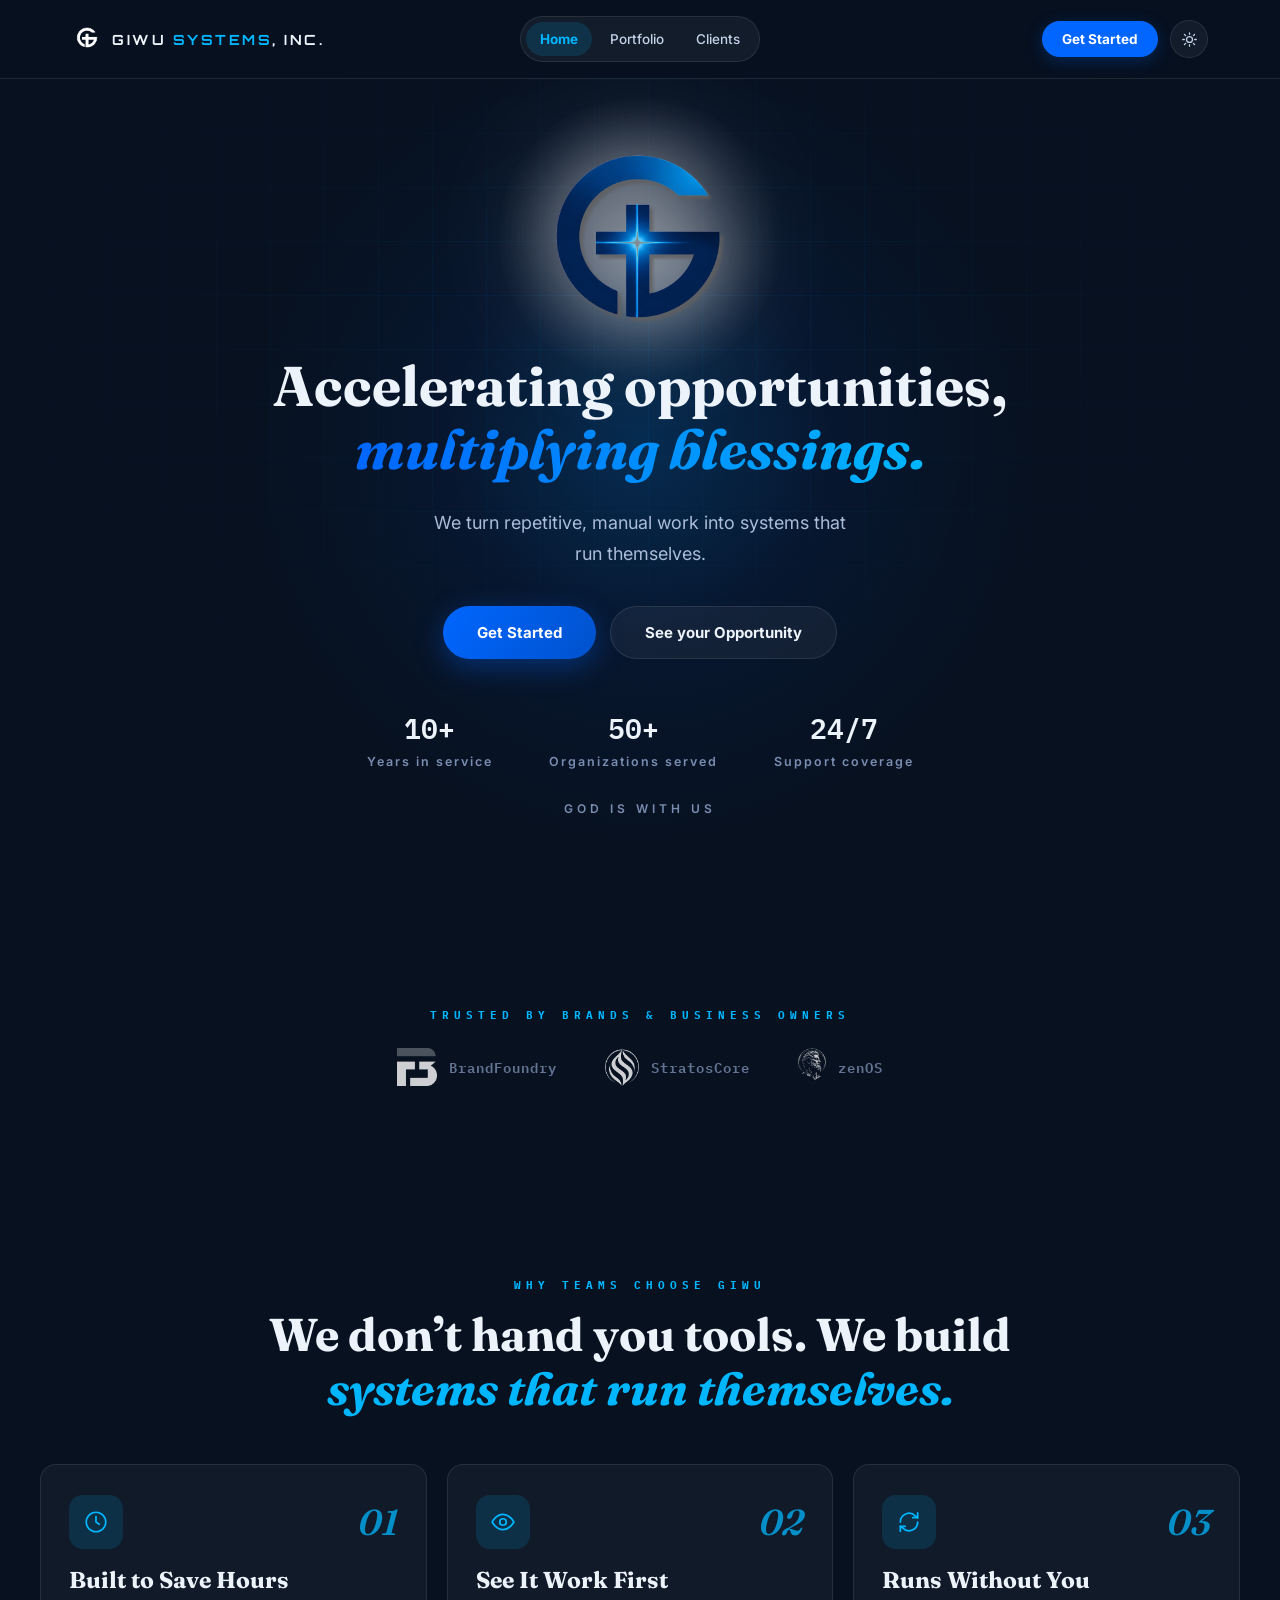
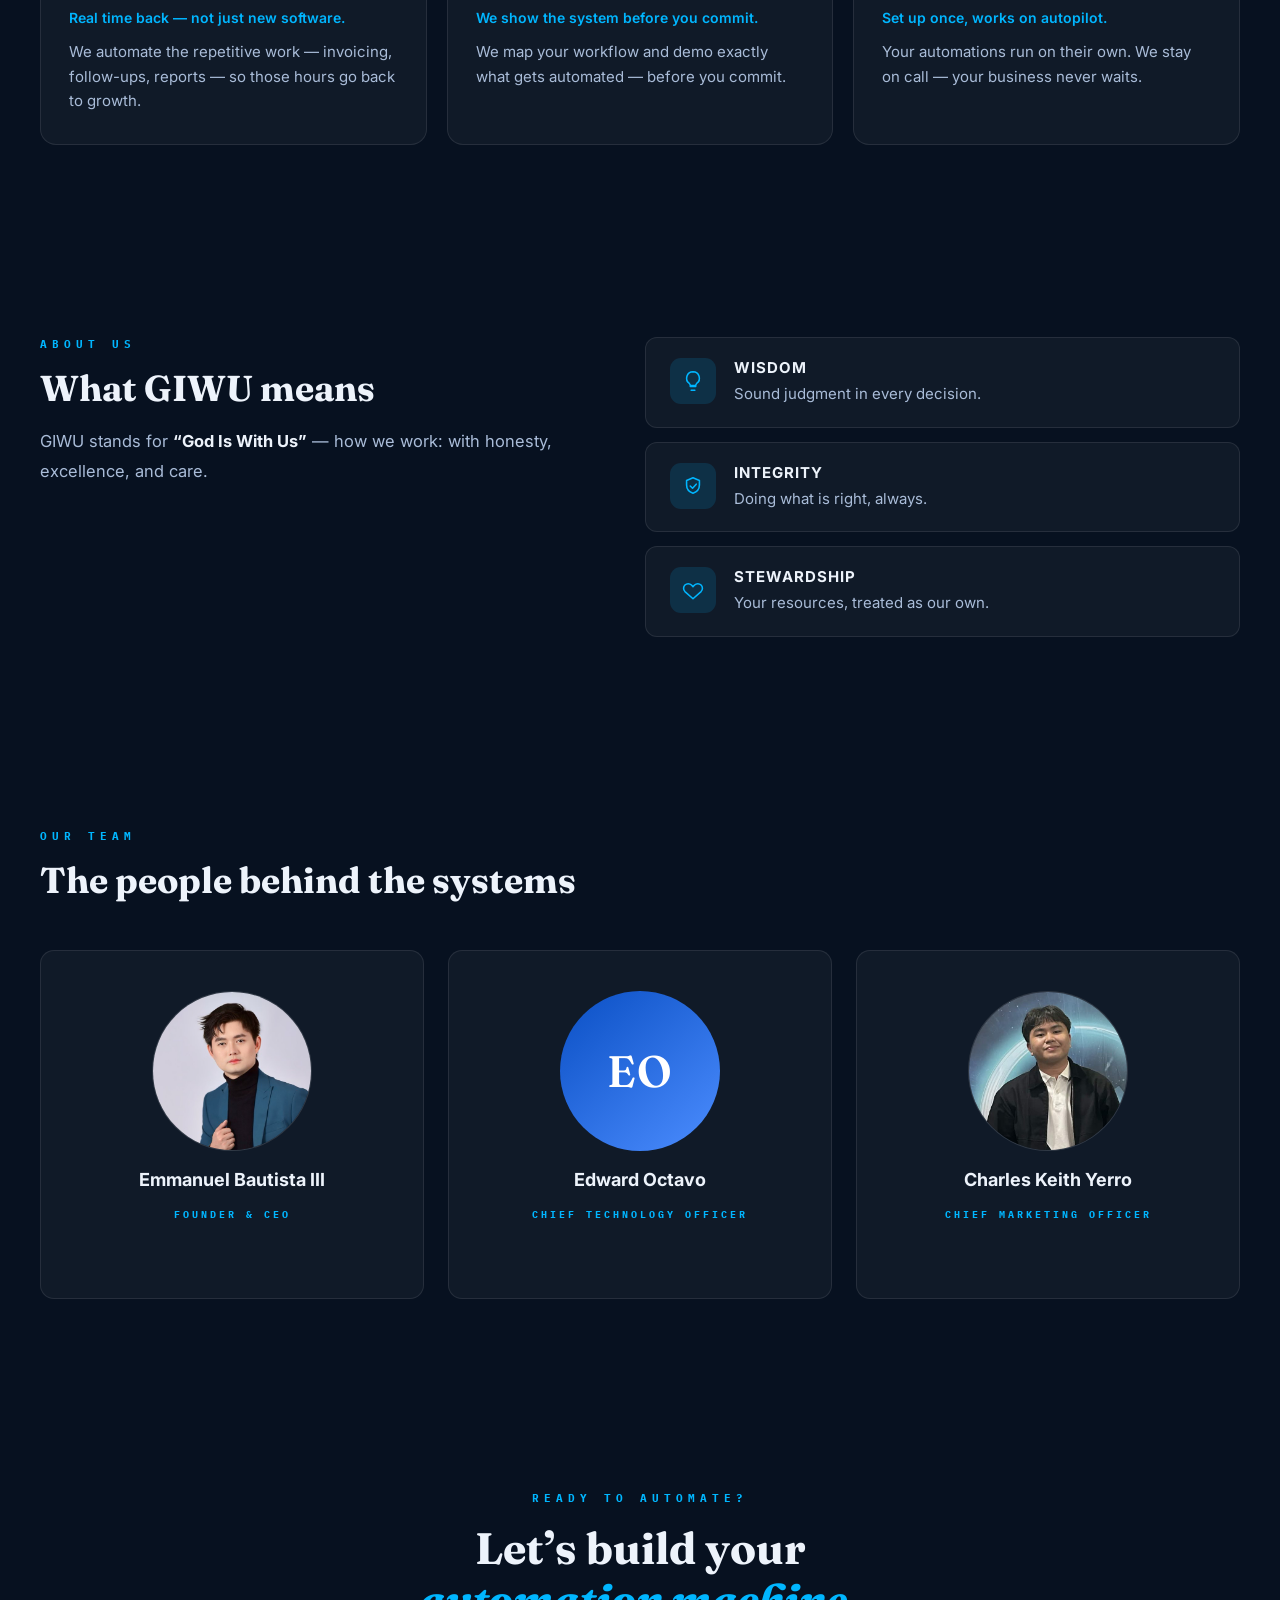
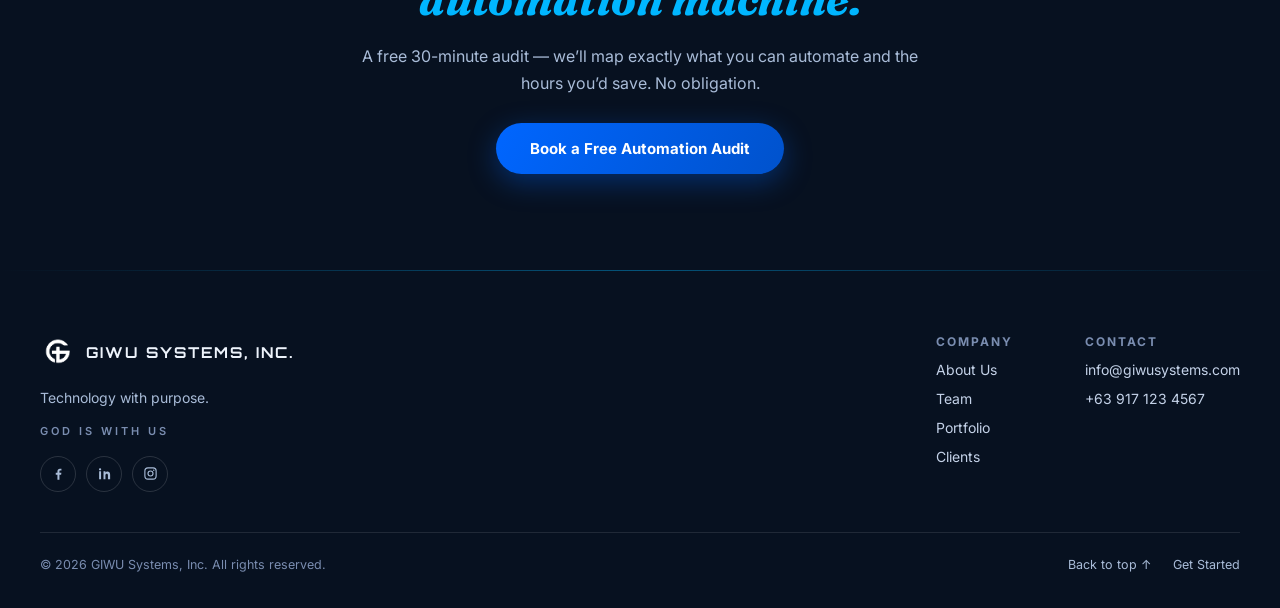
<file: index.html>
<!DOCTYPE html>
<html lang="en" class="no-js">
<head>
  <meta charset="utf-8">
  <meta name="viewport" content="width=device-width, initial-scale=1">
  <title>GIWU Systems, Inc. — Automate the Busywork</title>
  <meta name="description" content="GIWU Systems automates your operations, sales, and back-office — we turn repetitive, manual work into systems that run themselves.">
  <meta name="theme-color" content="#071120">
  <meta name="color-scheme" content="dark light">

  <!-- Update the domain in canonical / og:url / og:image / twitter:image to your production URL before launch -->
  <link rel="canonical" href="https://giwu-systems.github.io/">

  <!-- Open Graph / social -->
  <meta property="og:type" content="website">
  <meta property="og:site_name" content="GIWU Systems, Inc.">
  <meta property="og:locale" content="en_US">
  <meta property="og:title" content="GIWU Systems, Inc. — Automate the Busywork">
  <meta property="og:description" content="We turn repetitive, manual work into systems that run themselves.">
  <meta property="og:url" content="https://giwu-systems.github.io/">
  <meta property="og:image" content="https://giwu-systems.github.io/assets/img/logo-full.png">
  <meta property="og:image:width" content="582">
  <meta property="og:image:height" content="582">
  <meta property="og:image:alt" content="GIWU Systems logo — a stylized G fused with an illuminated cross">

  <!-- Twitter / X card -->
  <meta name="twitter:card" content="summary_large_image">
  <meta name="twitter:title" content="GIWU Systems, Inc. — Automate the Busywork">
  <meta name="twitter:description" content="We turn repetitive, manual work into systems that run themselves.">
  <meta name="twitter:image" content="https://giwu-systems.github.io/assets/img/logo-full.png">

  <link rel="icon" type="image/png" href="assets/img/logo-full.png">
  <link rel="apple-touch-icon" href="assets/img/logo-full.png">

  <!-- Fonts -->
  <link rel="preconnect" href="https://fonts.googleapis.com">
  <link rel="preconnect" href="https://fonts.gstatic.com" crossorigin>
  <link href="https://fonts.googleapis.com/css2?family=Fraunces:ital,opsz,wght@0,9..144,400;0,9..144,600;0,9..144,700;1,9..144,500;1,9..144,600&family=Inter:wght@400;500;600;700&family=IBM+Plex+Mono:wght@500;600;700&family=Orbitron:wght@700&display=swap" rel="stylesheet">

  <link rel="stylesheet" href="assets/css/styles.css">

  <!-- Set theme before paint to avoid a flash.
       (The no-js class is removed by main.js, so content stays visible if it fails to load.) -->
  <script>
    try {
      var forced = new URLSearchParams(location.search).get('theme');
      if (forced !== 'light' && forced !== 'dark') forced = null;
      if ((forced || localStorage.getItem('giwu-theme')) === 'light') {
        document.documentElement.classList.add('light');
        var m = document.querySelector('meta[name="theme-color"]');
        if (m) m.setAttribute('content', '#FFFFFF');
      }
    } catch (e) {}
  </script>
</head>
<body>

  <a href="#main" class="skip-link">Skip to content</a>

  <!-- ===== Header ===== -->
  <header class="site-header">
    <div class="progress-bar" aria-hidden="true"></div>
    <div class="header-inner">
      <a href="index.html" class="brand" aria-label="GIWU Systems, Inc. — home">
        <img class="logo-dark" src="assets/img/logo-mark.png" alt="" width="32" height="32">
        <img class="logo-light" src="assets/img/logo-full.png" alt="" width="32" height="32">
        <span class="brand-name">GIWU <span class="brand-accent">SYSTEMS</span>, INC.</span>
      </a>

      <nav class="nav" id="primary-nav" aria-label="Primary">
        <div class="nav-pill">
          <a href="index.html" class="nav-link active" aria-current="page">Home</a>
          <a href="portfolio.html" class="nav-link">Portfolio</a>
          <a href="clients.html" class="nav-link">Clients</a>
        </div>
        <a class="btn btn-primary menu-cta" href="mailto:info@giwusystems.com" data-modal="start">Get Started</a>
      </nav>

      <div class="header-actions">
        <a class="btn btn-primary nav-cta" href="mailto:info@giwusystems.com" data-modal="start">Get Started</a>
        <button class="theme-btn" type="button" aria-label="Switch to light mode">
          <svg class="ico-sun" width="17" height="17" viewBox="0 0 24 24" fill="none" stroke="currentColor" stroke-width="1.8" stroke-linecap="round" aria-hidden="true"><circle cx="12" cy="12" r="4.2"></circle><path d="M12 2.5v2.2M12 19.3v2.2M2.5 12h2.2M19.3 12h2.2M4.9 4.9l1.6 1.6M17.5 17.5l1.6 1.6M19.1 4.9l-1.6 1.6M6.5 17.5l-1.6 1.6"></path></svg>
          <svg class="ico-moon" width="16" height="16" viewBox="0 0 24 24" fill="none" stroke="currentColor" stroke-width="1.8" stroke-linecap="round" stroke-linejoin="round" aria-hidden="true"><path d="M21 12.8A9 9 0 1 1 11.2 3 7 7 0 0 0 21 12.8z"></path></svg>
        </button>
        <button class="burger" type="button" aria-label="Open menu" aria-expanded="false" aria-controls="primary-nav">
          <span></span><span></span><span></span>
        </button>
      </div>
    </div>
  </header>

  <main id="main">

    <span id="top"></span>

    <!-- ===== Hero ===== -->
    <section class="hero" aria-labelledby="hero-title">
      <div class="hero-orb hero-orb-1" aria-hidden="true"></div>
      <div class="hero-orb hero-orb-2" aria-hidden="true"></div>
      <div class="hero-grid" aria-hidden="true"></div>
      <div class="hero-inner">
        <span class="hero-logo-wrap">
          <img class="hero-logo" src="assets/img/logo-full.png" alt="GIWU Systems logo — a stylized G fused with an illuminated cross" width="176" height="176">
        </span>
        <h1 id="hero-title" class="hero-title">Accelerating opportunities, <span class="grad">multiplying blessings.</span></h1>
        <p class="hero-sub">We turn repetitive, manual work into systems that run themselves.</p>
        <div class="hero-cta">
          <a href="mailto:info@giwusystems.com" class="btn btn-gradient btn-lg" data-modal="start">Get Started</a>
          <a href="portfolio.html" class="btn btn-ghost btn-lg">See your Opportunity</a>
        </div>
        <div class="stats">
          <div class="stat">
            <span class="stat-num" data-count="10" data-suffix="+">10+</span>
            <span class="stat-label">Years in service</span>
          </div>
          <div class="stat">
            <span class="stat-num" data-count="50" data-suffix="+">50+</span>
            <span class="stat-label">Organizations served</span>
          </div>
          <div class="stat">
            <span class="stat-num">24/7</span>
            <span class="stat-label">Support coverage</span>
          </div>
        </div>
        <p class="hero-tagline">GOD IS WITH US</p>
      </div>
    </section>

    <!-- ===== Client logos ===== -->
    <section class="section clients-strip reveal" aria-label="Trusted by">
      <div class="container clients-inner">
        <span class="eyebrow">TRUSTED BY BRANDS &amp; BUSINESS OWNERS</span>
        <!-- Add a partner: drop the logo in assets/img/clients/, bake it to white-on-transparent, then copy a .client-logo line below. -->
        <div class="clients-row">
          <span class="client-logo"><img class="client-mark" src="assets/img/clients/brandfoundry-bw.png" alt="" loading="lazy"><span class="client-name">BrandFoundry</span></span>
          <span class="client-logo"><img class="client-mark" src="assets/img/clients/stratoscore-bw.png" alt="" loading="lazy"><span class="client-name">StratosCore</span></span>
          <span class="client-logo"><img class="client-mark" src="assets/img/clients/zenos-bw.png" alt="" loading="lazy"><span class="client-name">zenOS</span></span>
        </div>
      </div>
    </section>

    <!-- ===== Why GIWU ===== -->
    <section class="section reveal" id="why" aria-labelledby="why-title">
      <div class="container stack-lg">
        <div class="why-head">
          <span class="eyebrow">WHY TEAMS CHOOSE GIWU</span>
          <h2 id="why-title" class="why-heading">We don&rsquo;t hand you tools. We build <em>systems that run themselves.</em></h2>
        </div>
        <div class="why-grid">
          <article class="why-card">
            <div class="why-card-top">
              <span class="why-icon"><svg viewBox="0 0 24 24" fill="none" stroke="currentColor" stroke-width="1.6" stroke-linecap="round" stroke-linejoin="round" aria-hidden="true"><circle cx="12" cy="12" r="9"></circle><polyline points="12 7 12 12 15 14"></polyline></svg></span>
              <span class="why-num">01</span>
            </div>
            <h3 class="why-title">Built to Save Hours</h3>
            <p class="why-sub">Real time back — not just new software.</p>
            <p class="why-body">We automate the repetitive work — invoicing, follow-ups, reports — so those hours go back to growth.</p>
          </article>
          <article class="why-card">
            <div class="why-card-top">
              <span class="why-icon"><svg viewBox="0 0 24 24" fill="none" stroke="currentColor" stroke-width="1.6" stroke-linecap="round" stroke-linejoin="round" aria-hidden="true"><path d="M2 12s3.6-7 10-7 10 7 10 7-3.6 7-10 7-10-7-10-7z"></path><circle cx="12" cy="12" r="3"></circle></svg></span>
              <span class="why-num">02</span>
            </div>
            <h3 class="why-title">See It Work First</h3>
            <p class="why-sub">We show the system before you commit.</p>
            <p class="why-body">We map your workflow and demo exactly what gets automated — before you commit.</p>
          </article>
          <article class="why-card">
            <div class="why-card-top">
              <span class="why-icon"><svg viewBox="0 0 24 24" fill="none" stroke="currentColor" stroke-width="1.6" stroke-linecap="round" stroke-linejoin="round" aria-hidden="true"><path d="M4 12a8 8 0 0 1 13.7-5.6L20 8"></path><path d="M20 3.5V8h-4.5"></path><path d="M20 12a8 8 0 0 1-13.7 5.6L4 16"></path><path d="M4 20.5V16h4.5"></path></svg></span>
              <span class="why-num">03</span>
            </div>
            <h3 class="why-title">Runs Without You</h3>
            <p class="why-sub">Set up once, works on autopilot.</p>
            <p class="why-body">Your automations run on their own. We stay on call — your business never waits.</p>
          </article>
        </div>
      </div>
    </section>

    <!-- ===== About ===== -->
    <section class="section section-alt reveal" id="about" aria-labelledby="about-title">
      <div class="container grid grid-2 about-grid">
        <div class="stack-sm">
          <span class="eyebrow">ABOUT US</span>
          <h2 id="about-title" class="section-title">What GIWU means</h2>
          <p class="lead">GIWU stands for <strong>&ldquo;God Is With Us&rdquo;</strong> — how we work: with honesty, excellence, and care.</p>
        </div>
        <div class="value-list">
          <div class="value-row">
            <span class="value-icon"><svg viewBox="0 0 24 24" fill="none" stroke="currentColor" stroke-width="1.7" stroke-linecap="round" stroke-linejoin="round" aria-hidden="true"><path d="M9 18h6"></path><path d="M10 22h4"></path><path d="M12 2a7 7 0 0 0-4 12.7c.6.5 1 1.3 1 2.3h6c0-1 .4-1.8 1-2.3A7 7 0 0 0 12 2z"></path></svg></span>
            <div>
              <h3 class="value-title">WISDOM</h3>
              <p class="value-desc">Sound judgment in every decision.</p>
            </div>
          </div>
          <div class="value-row">
            <span class="value-icon"><svg viewBox="0 0 24 24" fill="none" stroke="currentColor" stroke-width="1.7" stroke-linecap="round" stroke-linejoin="round" aria-hidden="true"><path d="M12 3l7 3v5c0 4.4-3 7.6-7 9-4-1.4-7-4.6-7-9V6z"></path><polyline points="9 12 11.5 14.5 15.5 10"></polyline></svg></span>
            <div>
              <h3 class="value-title">INTEGRITY</h3>
              <p class="value-desc">Doing what is right, always.</p>
            </div>
          </div>
          <div class="value-row">
            <span class="value-icon"><svg viewBox="0 0 24 24" fill="none" stroke="currentColor" stroke-width="1.7" stroke-linecap="round" stroke-linejoin="round" aria-hidden="true"><path d="M20.8 6.6a5 5 0 0 0-7.1 0L12 8.3l-1.7-1.7a5 5 0 1 0-7.1 7.1L12 21.5l8.8-7.8a5 5 0 0 0 0-7.1z"></path></svg></span>
            <div>
              <h3 class="value-title">STEWARDSHIP</h3>
              <p class="value-desc">Your resources, treated as our own.</p>
            </div>
          </div>
        </div>
      </div>
    </section>

    <!-- ===== Team ===== -->
    <section class="section reveal" id="team" aria-labelledby="team-title">
      <div class="container stack-lg">
        <div class="section-head-row">
          <div class="stack-sm">
            <span class="eyebrow">OUR TEAM</span>
            <h2 id="team-title" class="section-title">The people behind the systems</h2>
          </div>
        </div>
        <div class="grid grid-3">
          <!-- Swap each .avatar for a real headshot: <img class="avatar" src="…" alt="Name"> -->
          <article class="team-card" role="button" tabindex="0" aria-haspopup="dialog"
            data-name="Emmanuel Bautista III" data-role="FOUNDER & CEO" data-imgs="assets/img/team/emmanuel.jpg" data-li="#" data-fb="#" data-ig="#"
            data-bio="Emmanuel founded GIWU on one conviction - technology should give people their time back. He leads the vision and makes sure every system we build serves a real purpose.">
            <img class="avatar" src="assets/img/team/emmanuel.jpg" alt="" width="160" height="160" loading="lazy">
            <h3 class="team-name">Emmanuel Bautista III</h3>
            <span class="team-dept">FOUNDER &amp; CEO</span>
            <span class="team-more">View profile &rarr;</span>
          </article>
          <article class="team-card" role="button" tabindex="0" aria-haspopup="dialog"
            data-name="Edward Octavo" data-role="CHIEF TECHNOLOGY OFFICER" data-imgs="" data-initials="EO" data-avatar-class="avatar-2" data-li="#" data-fb="#" data-ig="#"
            data-bio="Edward architects the automations behind every GIWU project: connecting your tools, removing the manual work, and keeping everything running reliably.">
            <span class="avatar avatar-initials avatar-2" aria-hidden="true">EO</span>
            <h3 class="team-name">Edward Octavo</h3>
            <span class="team-dept">CHIEF TECHNOLOGY OFFICER</span>
            <span class="team-more">View profile &rarr;</span>
          </article>
          <article class="team-card" role="button" tabindex="0" aria-haspopup="dialog"
            data-name="Charles Keith Yerro" data-role="CHIEF MARKETING OFFICER" data-imgs="assets/img/team/charles.jpg" data-li="#" data-fb="#" data-ig="#"
            data-bio="Charles bridges GIWU's work and the businesses that need it, so the right teams discover how much time automation can give back.">
            <img class="avatar" src="assets/img/team/charles.jpg" alt="" width="160" height="160" loading="lazy">
            <h3 class="team-name">Charles Keith Yerro</h3>
            <span class="team-dept">CHIEF MARKETING OFFICER</span>
            <span class="team-more">View profile &rarr;</span>
          </article>
        </div>
      </div>
    </section>

    <!-- ===== Call to action ===== -->
    <section class="section cta-final reveal" aria-labelledby="cta-final-title">
      <div class="container cta-final-inner">
        <span class="eyebrow">READY TO AUTOMATE?</span>
        <h2 id="cta-final-title" class="cta-final-title">Let&rsquo;s build your <em>automation machine.</em></h2>
        <p class="cta-final-sub">A free 30-minute audit &mdash; we&rsquo;ll map exactly what you can automate and the hours you&rsquo;d save. No obligation.</p>
        <a href="mailto:info@giwusystems.com?subject=Free%20Automation%20Audit" class="btn btn-gradient btn-lg cta-final-btn" data-modal="start">Book a Free Automation Audit</a>
      </div>
    </section>

  </main>

  <!-- ===== Footer ===== -->
  <footer class="footer">
    <div class="footer-hairline" aria-hidden="true"></div>
    <div class="container footer-inner">
      <div class="footer-top">
        <div class="footer-brand">
          <div class="brand">
            <img class="logo-dark" src="assets/img/logo-mark.png" alt="" width="38" height="38">
            <img class="logo-light" src="assets/img/logo-full.png" alt="" width="38" height="38">
            <span class="footer-brand-name">GIWU SYSTEMS, INC.</span>
          </div>
          <p class="footer-tag">Technology with purpose.</p>
          <p class="footer-motto">GOD IS WITH US</p>
          <!-- Replace each href="#" with the real social profile URL (add target="_blank" rel="noopener"). -->
          <div class="social">
            <a href="#" class="social-link" aria-label="GIWU Systems on Facebook">
              <svg width="15" height="15" viewBox="0 0 24 24" fill="currentColor" aria-hidden="true"><path d="M13.5 22v-8.1h2.7l.4-3.1h-3.1V8.8c0-.9.25-1.5 1.55-1.5h1.65V4.5c-.3 0-1.3-.1-2.4-.1-2.4 0-4 1.45-4 4.1v2.3H7.6v3.1h2.7V22h3.2z"></path></svg>
            </a>
            <a href="#" class="social-link" aria-label="GIWU Systems on LinkedIn">
              <svg width="15" height="15" viewBox="0 0 24 24" fill="currentColor" aria-hidden="true"><path d="M6.5 8.5H3.4V21h3.1V8.5zM4.9 7.1a1.85 1.85 0 1 0 0-3.7 1.85 1.85 0 0 0 0 3.7zM21 13.9c0-3.4-1.8-5-4.2-5-1.9 0-2.8 1-3.3 1.8V8.5h-3.1V21h3.1v-6.2c0-1.6.7-2.6 2.1-2.6 1.3 0 1.9.9 1.9 2.6V21H21v-7.1z"></path></svg>
            </a>
            <a href="#" class="social-link" aria-label="GIWU Systems on Instagram">
              <svg width="15" height="15" viewBox="0 0 24 24" aria-hidden="true"><rect x="3" y="3" width="18" height="18" rx="5" fill="none" stroke="currentColor" stroke-width="1.8"></rect><circle cx="12" cy="12" r="4" fill="none" stroke="currentColor" stroke-width="1.8"></circle><circle cx="17.2" cy="6.8" r="1.1" fill="currentColor"></circle></svg>
            </a>
          </div>
        </div>
        <div class="footer-cols">
          <nav class="footer-col" aria-label="Company">
            <span class="footer-heading">COMPANY</span>
            <a href="#about">About Us</a>
            <a href="#team">Team</a>
            <a href="portfolio.html">Portfolio</a>
            <a href="clients.html">Clients</a>
          </nav>
          <nav class="footer-col" aria-label="Contact">
            <span class="footer-heading">CONTACT</span>
            <a href="mailto:info@giwusystems.com">info@giwusystems.com</a>
            <a href="tel:+639171234567">+63 917 123 4567</a>
          </nav>
        </div>
      </div>
      <div class="footer-bottom">
        <span>&copy; 2026 GIWU Systems, Inc. All rights reserved.</span>
        <div class="footer-bottom-links">
          <a href="#top">Back to top <span aria-hidden="true">&uarr;</span></a>
          <a href="mailto:info@giwusystems.com" data-modal="start">Get Started</a>
        </div>
      </div>
    </div>
  </footer>

  <!-- ===== Get Started modal ===== -->
  <div class="modal" id="start-modal" role="dialog" aria-modal="true" aria-labelledby="sm-title">
    <div class="modal-panel">
      <button class="modal-close" type="button" aria-label="Close">&times;</button>
      <span class="eyebrow">GET STARTED</span>
      <h3 class="modal-title" id="sm-title">Tell us about your <em>opportunity</em></h3>
      <p class="modal-sub">Fill this out and we&rsquo;ll map exactly what you can automate &mdash; free, no obligation.</p>
      <form class="start-form" id="start-form" novalidate>
        <label class="field">Name
          <input class="input" type="text" name="name" autocomplete="name" required>
        </label>
        <label class="field">Email
          <input class="input" type="email" name="email" autocomplete="email" required>
        </label>
        <label class="field">Company / Organization
          <input class="input" type="text" name="org" autocomplete="organization">
        </label>
        <label class="field">What do you want to automate?
          <textarea class="input textarea" name="message" rows="4" required></textarea>
        </label>
        <button class="btn btn-gradient btn-lg" type="submit">Send Application</button>
        <p class="form-status" role="status" aria-live="polite"></p>
      </form>
    </div>
  </div>

  <!-- ===== Team member modal ===== -->
  <div class="modal" id="team-modal" role="dialog" aria-modal="true" aria-labelledby="tm-name">
    <div class="modal-panel modal-team">
      <button class="modal-close" type="button" aria-label="Close">&times;</button>
      <div class="tm-gallery">
        <div class="tm-avatar" id="tm-avatar"></div>
        <div class="tm-dots" id="tm-dots"></div>
      </div>
      <h3 class="tm-name" id="tm-name"></h3>
      <span class="team-dept" id="tm-role"></span>
      <p class="tm-bio" id="tm-bio"></p>
      <div class="tm-socials" id="tm-socials"></div>
      <a class="btn btn-gradient btn-lg tm-contact" href="mailto:info@giwusystems.com">Get in touch</a>
    </div>
  </div>

  <script src="assets/js/main.js" defer></script>
</body>
</html>
</file>
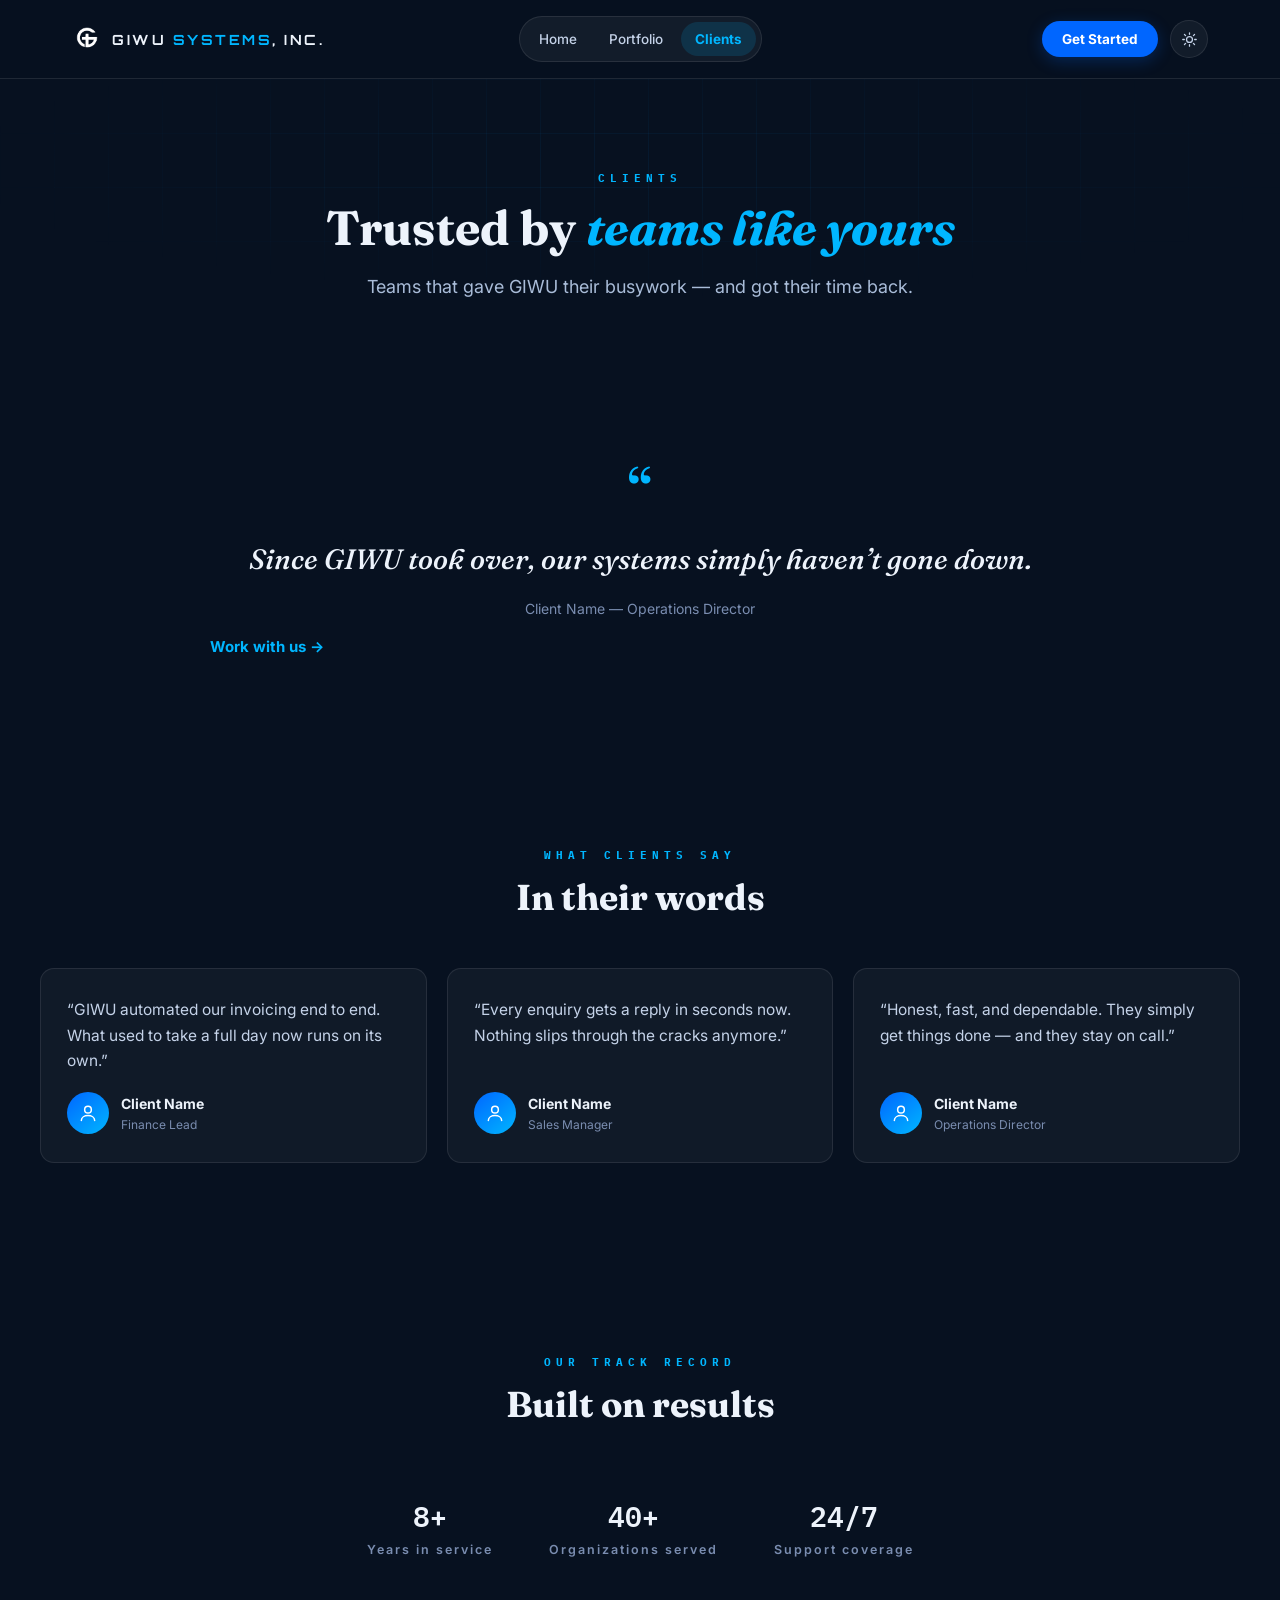
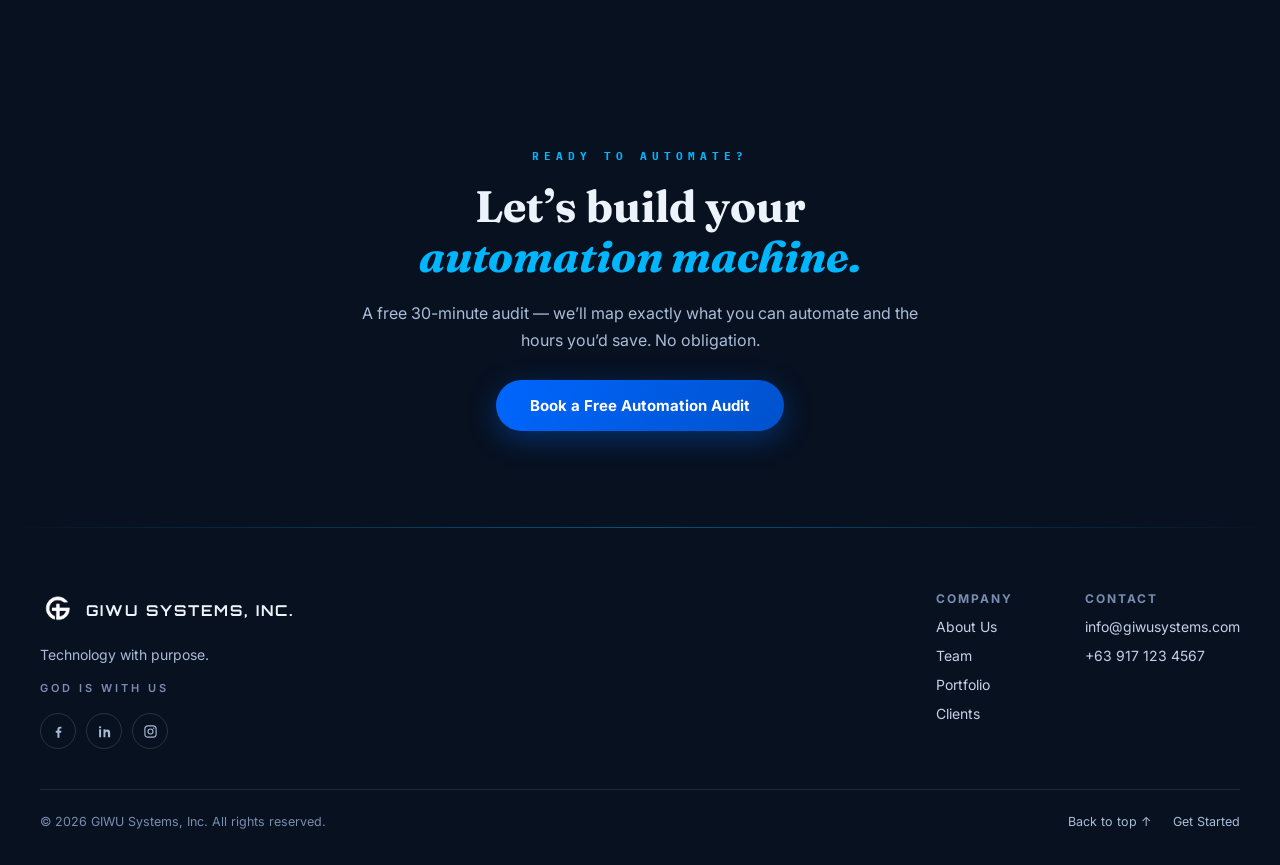
<file: clients.html>
<!DOCTYPE html>
<html lang="en" class="no-js">
<head>
  <meta charset="utf-8">
  <meta name="viewport" content="width=device-width, initial-scale=1">
  <title>Clients — GIWU Systems, Inc.</title>
  <meta name="description" content="Trusted by teams who let GIWU take the busywork off their plate. See what our clients say and our track record.">
  <meta name="theme-color" content="#071120">
  <meta name="color-scheme" content="dark light">

  <link rel="canonical" href="https://giwu-systems.github.io/clients.html">
  <meta property="og:type" content="website">
  <meta property="og:site_name" content="GIWU Systems, Inc.">
  <meta property="og:locale" content="en_US">
  <meta property="og:title" content="Clients — GIWU Systems, Inc.">
  <meta property="og:description" content="Trusted by teams who let GIWU automate their busywork.">
  <meta property="og:url" content="https://giwu-systems.github.io/clients.html">
  <meta property="og:image" content="https://giwu-systems.github.io/assets/img/logo-full.png">
  <meta property="og:image:alt" content="GIWU Systems logo — a stylized G fused with an illuminated cross">
  <meta name="twitter:card" content="summary_large_image">
  <meta name="twitter:title" content="Clients — GIWU Systems, Inc.">
  <meta name="twitter:description" content="Trusted by teams who let GIWU automate their busywork.">
  <meta name="twitter:image" content="https://giwu-systems.github.io/assets/img/logo-full.png">

  <link rel="icon" type="image/png" href="assets/img/logo-full.png">
  <link rel="apple-touch-icon" href="assets/img/logo-full.png">

  <link rel="preconnect" href="https://fonts.googleapis.com">
  <link rel="preconnect" href="https://fonts.gstatic.com" crossorigin>
  <link href="https://fonts.googleapis.com/css2?family=Fraunces:ital,opsz,wght@0,9..144,400;0,9..144,600;0,9..144,700;1,9..144,500;1,9..144,600&family=Inter:wght@400;500;600;700&family=IBM+Plex+Mono:wght@500;600;700&family=Orbitron:wght@700&display=swap" rel="stylesheet">

  <link rel="stylesheet" href="assets/css/styles.css">

  <script>
    try {
      var forced = new URLSearchParams(location.search).get('theme');
      if (forced !== 'light' && forced !== 'dark') forced = null;
      if ((forced || localStorage.getItem('giwu-theme')) === 'light') {
        document.documentElement.classList.add('light');
        var m = document.querySelector('meta[name="theme-color"]');
        if (m) m.setAttribute('content', '#FFFFFF');
      }
    } catch (e) {}
  </script>
</head>
<body>

  <a href="#main" class="skip-link">Skip to content</a>

  <!-- ===== Header ===== -->
  <header class="site-header">
    <div class="progress-bar" aria-hidden="true"></div>
    <div class="header-inner">
      <a href="index.html" class="brand" aria-label="GIWU Systems, Inc. — home">
        <img class="logo-dark" src="assets/img/logo-mark.png" alt="" width="32" height="32">
        <img class="logo-light" src="assets/img/logo-full.png" alt="" width="32" height="32">
        <span class="brand-name">GIWU <span class="brand-accent">SYSTEMS</span>, INC.</span>
      </a>

      <nav class="nav" id="primary-nav" aria-label="Primary">
        <div class="nav-pill">
          <a href="index.html" class="nav-link">Home</a>
          <a href="portfolio.html" class="nav-link">Portfolio</a>
          <a href="clients.html" class="nav-link active" aria-current="page">Clients</a>
        </div>
        <a class="btn btn-primary menu-cta" href="mailto:info@giwusystems.com" data-modal="start">Get Started</a>
      </nav>

      <div class="header-actions">
        <a class="btn btn-primary nav-cta" href="mailto:info@giwusystems.com" data-modal="start">Get Started</a>
        <button class="theme-btn" type="button" aria-label="Switch to light mode">
          <svg class="ico-sun" width="17" height="17" viewBox="0 0 24 24" fill="none" stroke="currentColor" stroke-width="1.8" stroke-linecap="round" aria-hidden="true"><circle cx="12" cy="12" r="4.2"></circle><path d="M12 2.5v2.2M12 19.3v2.2M2.5 12h2.2M19.3 12h2.2M4.9 4.9l1.6 1.6M17.5 17.5l1.6 1.6M19.1 4.9l-1.6 1.6M6.5 17.5l-1.6 1.6"></path></svg>
          <svg class="ico-moon" width="16" height="16" viewBox="0 0 24 24" fill="none" stroke="currentColor" stroke-width="1.8" stroke-linecap="round" stroke-linejoin="round" aria-hidden="true"><path d="M21 12.8A9 9 0 1 1 11.2 3 7 7 0 0 0 21 12.8z"></path></svg>
        </button>
        <button class="burger" type="button" aria-label="Open menu" aria-expanded="false" aria-controls="primary-nav">
          <span></span><span></span><span></span>
        </button>
      </div>
    </div>
  </header>

  <main id="main">
    <span id="top"></span>

    <!-- ===== Page hero ===== -->
    <section class="page-hero" aria-labelledby="page-title">
      <div class="hero-grid" aria-hidden="true"></div>
      <div class="container">
        <span class="eyebrow">CLIENTS</span>
        <h1 id="page-title" class="page-hero-title">Trusted by <em>teams like yours</em></h1>
        <p class="page-hero-sub">Teams that gave GIWU their busywork — and got their time back.</p>
      </div>
    </section>

    <!-- ===== Featured Quote ===== -->
    <section class="section section-alt reveal" aria-label="Featured testimonial">
      <figure class="container featured-quote">
        <span class="quote-mark" aria-hidden="true">&ldquo;</span>
        <blockquote class="quote-text">Since GIWU took over, our systems simply haven&rsquo;t gone down.</blockquote>
        <figcaption class="quote-attr">Client Name — Operations Director</figcaption>
        <a href="mailto:info@giwusystems.com" class="link-arrow">Work with us <span aria-hidden="true">&rarr;</span></a>
      </figure>
    </section>

    <!-- ===== Testimonials ===== -->
    <section class="section reveal" aria-labelledby="voices-title">
      <div class="container stack-lg">
        <div class="section-head section-head-center" style="margin: 0 auto;">
          <span class="eyebrow">WHAT CLIENTS SAY</span>
          <h2 id="voices-title" class="section-title">In their words</h2>
        </div>
        <div class="t-grid">
          <figure class="t-card">
            <blockquote class="t-quote">&ldquo;GIWU automated our invoicing end to end. What used to take a full day now runs on its own.&rdquo;</blockquote>
            <figcaption class="t-attr">
              <span class="t-avatar" aria-hidden="true"><svg viewBox="0 0 24 24" fill="none" stroke="currentColor" stroke-width="1.8" stroke-linecap="round" stroke-linejoin="round"><circle cx="12" cy="8" r="4"></circle><path d="M4 21c0-4 4-6 8-6s8 2 8 6"></path></svg></span>
              <span><span class="t-name">Client Name</span><br><span class="t-role">Finance Lead</span></span>
            </figcaption>
          </figure>
          <figure class="t-card">
            <blockquote class="t-quote">&ldquo;Every enquiry gets a reply in seconds now. Nothing slips through the cracks anymore.&rdquo;</blockquote>
            <figcaption class="t-attr">
              <span class="t-avatar" aria-hidden="true"><svg viewBox="0 0 24 24" fill="none" stroke="currentColor" stroke-width="1.8" stroke-linecap="round" stroke-linejoin="round"><circle cx="12" cy="8" r="4"></circle><path d="M4 21c0-4 4-6 8-6s8 2 8 6"></path></svg></span>
              <span><span class="t-name">Client Name</span><br><span class="t-role">Sales Manager</span></span>
            </figcaption>
          </figure>
          <figure class="t-card">
            <blockquote class="t-quote">&ldquo;Honest, fast, and dependable. They simply get things done — and they stay on call.&rdquo;</blockquote>
            <figcaption class="t-attr">
              <span class="t-avatar" aria-hidden="true"><svg viewBox="0 0 24 24" fill="none" stroke="currentColor" stroke-width="1.8" stroke-linecap="round" stroke-linejoin="round"><circle cx="12" cy="8" r="4"></circle><path d="M4 21c0-4 4-6 8-6s8 2 8 6"></path></svg></span>
              <span><span class="t-name">Client Name</span><br><span class="t-role">Operations Director</span></span>
            </figcaption>
          </figure>
        </div>
      </div>
    </section>

    <!-- ===== Track record ===== -->
    <section class="section section-alt reveal" aria-labelledby="record-title">
      <div class="container stack-lg">
        <div class="section-head section-head-center" style="margin: 0 auto;">
          <span class="eyebrow">OUR TRACK RECORD</span>
          <h2 id="record-title" class="section-title">Built on results</h2>
        </div>
        <div class="stats" style="justify-content: center;">
          <div class="stat">
            <span class="stat-num" data-count="10" data-suffix="+">10+</span>
            <span class="stat-label">Years in service</span>
          </div>
          <div class="stat">
            <span class="stat-num" data-count="50" data-suffix="+">50+</span>
            <span class="stat-label">Organizations served</span>
          </div>
          <div class="stat">
            <span class="stat-num">24/7</span>
            <span class="stat-label">Support coverage</span>
          </div>
        </div>
      </div>
    </section>

    <!-- ===== Call to action ===== -->
    <section class="section cta-final reveal" aria-labelledby="cta-final-title">
      <div class="container cta-final-inner">
        <span class="eyebrow">READY TO AUTOMATE?</span>
        <h2 id="cta-final-title" class="cta-final-title">Let&rsquo;s build your <em>automation machine.</em></h2>
        <p class="cta-final-sub">A free 30-minute audit &mdash; we&rsquo;ll map exactly what you can automate and the hours you&rsquo;d save. No obligation.</p>
        <a href="mailto:info@giwusystems.com?subject=Free%20Automation%20Audit" class="btn btn-gradient btn-lg cta-final-btn" data-modal="start">Book a Free Automation Audit</a>
      </div>
    </section>

  </main>

  <!-- ===== Footer ===== -->
  <footer class="footer">
    <div class="footer-hairline" aria-hidden="true"></div>
    <div class="container footer-inner">
      <div class="footer-top">
        <div class="footer-brand">
          <div class="brand">
            <img class="logo-dark" src="assets/img/logo-mark.png" alt="" width="38" height="38">
            <img class="logo-light" src="assets/img/logo-full.png" alt="" width="38" height="38">
            <span class="footer-brand-name">GIWU SYSTEMS, INC.</span>
          </div>
          <p class="footer-tag">Technology with purpose.</p>
          <p class="footer-motto">GOD IS WITH US</p>
          <!-- Replace each href="#" with the real social profile URL (add target="_blank" rel="noopener"). -->
          <div class="social">
            <a href="#" class="social-link" aria-label="GIWU Systems on Facebook">
              <svg width="15" height="15" viewBox="0 0 24 24" fill="currentColor" aria-hidden="true"><path d="M13.5 22v-8.1h2.7l.4-3.1h-3.1V8.8c0-.9.25-1.5 1.55-1.5h1.65V4.5c-.3 0-1.3-.1-2.4-.1-2.4 0-4 1.45-4 4.1v2.3H7.6v3.1h2.7V22h3.2z"></path></svg>
            </a>
            <a href="#" class="social-link" aria-label="GIWU Systems on LinkedIn">
              <svg width="15" height="15" viewBox="0 0 24 24" fill="currentColor" aria-hidden="true"><path d="M6.5 8.5H3.4V21h3.1V8.5zM4.9 7.1a1.85 1.85 0 1 0 0-3.7 1.85 1.85 0 0 0 0 3.7zM21 13.9c0-3.4-1.8-5-4.2-5-1.9 0-2.8 1-3.3 1.8V8.5h-3.1V21h3.1v-6.2c0-1.6.7-2.6 2.1-2.6 1.3 0 1.9.9 1.9 2.6V21H21v-7.1z"></path></svg>
            </a>
            <a href="#" class="social-link" aria-label="GIWU Systems on Instagram">
              <svg width="15" height="15" viewBox="0 0 24 24" aria-hidden="true"><rect x="3" y="3" width="18" height="18" rx="5" fill="none" stroke="currentColor" stroke-width="1.8"></rect><circle cx="12" cy="12" r="4" fill="none" stroke="currentColor" stroke-width="1.8"></circle><circle cx="17.2" cy="6.8" r="1.1" fill="currentColor"></circle></svg>
            </a>
          </div>
        </div>
        <div class="footer-cols">
          <nav class="footer-col" aria-label="Company">
            <span class="footer-heading">COMPANY</span>
            <a href="index.html#about">About Us</a>
            <a href="index.html#team">Team</a>
            <a href="portfolio.html">Portfolio</a>
            <a href="clients.html">Clients</a>
          </nav>
          <nav class="footer-col" aria-label="Contact">
            <span class="footer-heading">CONTACT</span>
            <a href="mailto:info@giwusystems.com">info@giwusystems.com</a>
            <a href="tel:+639171234567">+63 917 123 4567</a>
          </nav>
        </div>
      </div>
      <div class="footer-bottom">
        <span>&copy; 2026 GIWU Systems, Inc. All rights reserved.</span>
        <div class="footer-bottom-links">
          <a href="#top">Back to top <span aria-hidden="true">&uarr;</span></a>
          <a href="mailto:info@giwusystems.com" data-modal="start">Get Started</a>
        </div>
      </div>
    </div>
  </footer>

  <!-- ===== Get Started modal ===== -->
  <div class="modal" id="start-modal" role="dialog" aria-modal="true" aria-labelledby="sm-title">
    <div class="modal-panel">
      <button class="modal-close" type="button" aria-label="Close">&times;</button>
      <span class="eyebrow">GET STARTED</span>
      <h3 class="modal-title" id="sm-title">Tell us about your <em>opportunity</em></h3>
      <p class="modal-sub">Fill this out and we&rsquo;ll map exactly what you can automate &mdash; free, no obligation.</p>
      <form class="start-form" id="start-form" novalidate>
        <label class="field">Name
          <input class="input" type="text" name="name" autocomplete="name" required>
        </label>
        <label class="field">Email
          <input class="input" type="email" name="email" autocomplete="email" required>
        </label>
        <label class="field">Company / Organization
          <input class="input" type="text" name="org" autocomplete="organization">
        </label>
        <label class="field">What do you want to automate?
          <textarea class="input textarea" name="message" rows="4" required></textarea>
        </label>
        <button class="btn btn-gradient btn-lg" type="submit">Send Application</button>
        <p class="form-status" role="status" aria-live="polite"></p>
      </form>
    </div>
  </div>

  <script src="assets/js/main.js" defer></script>
</body>
</html>
</file>
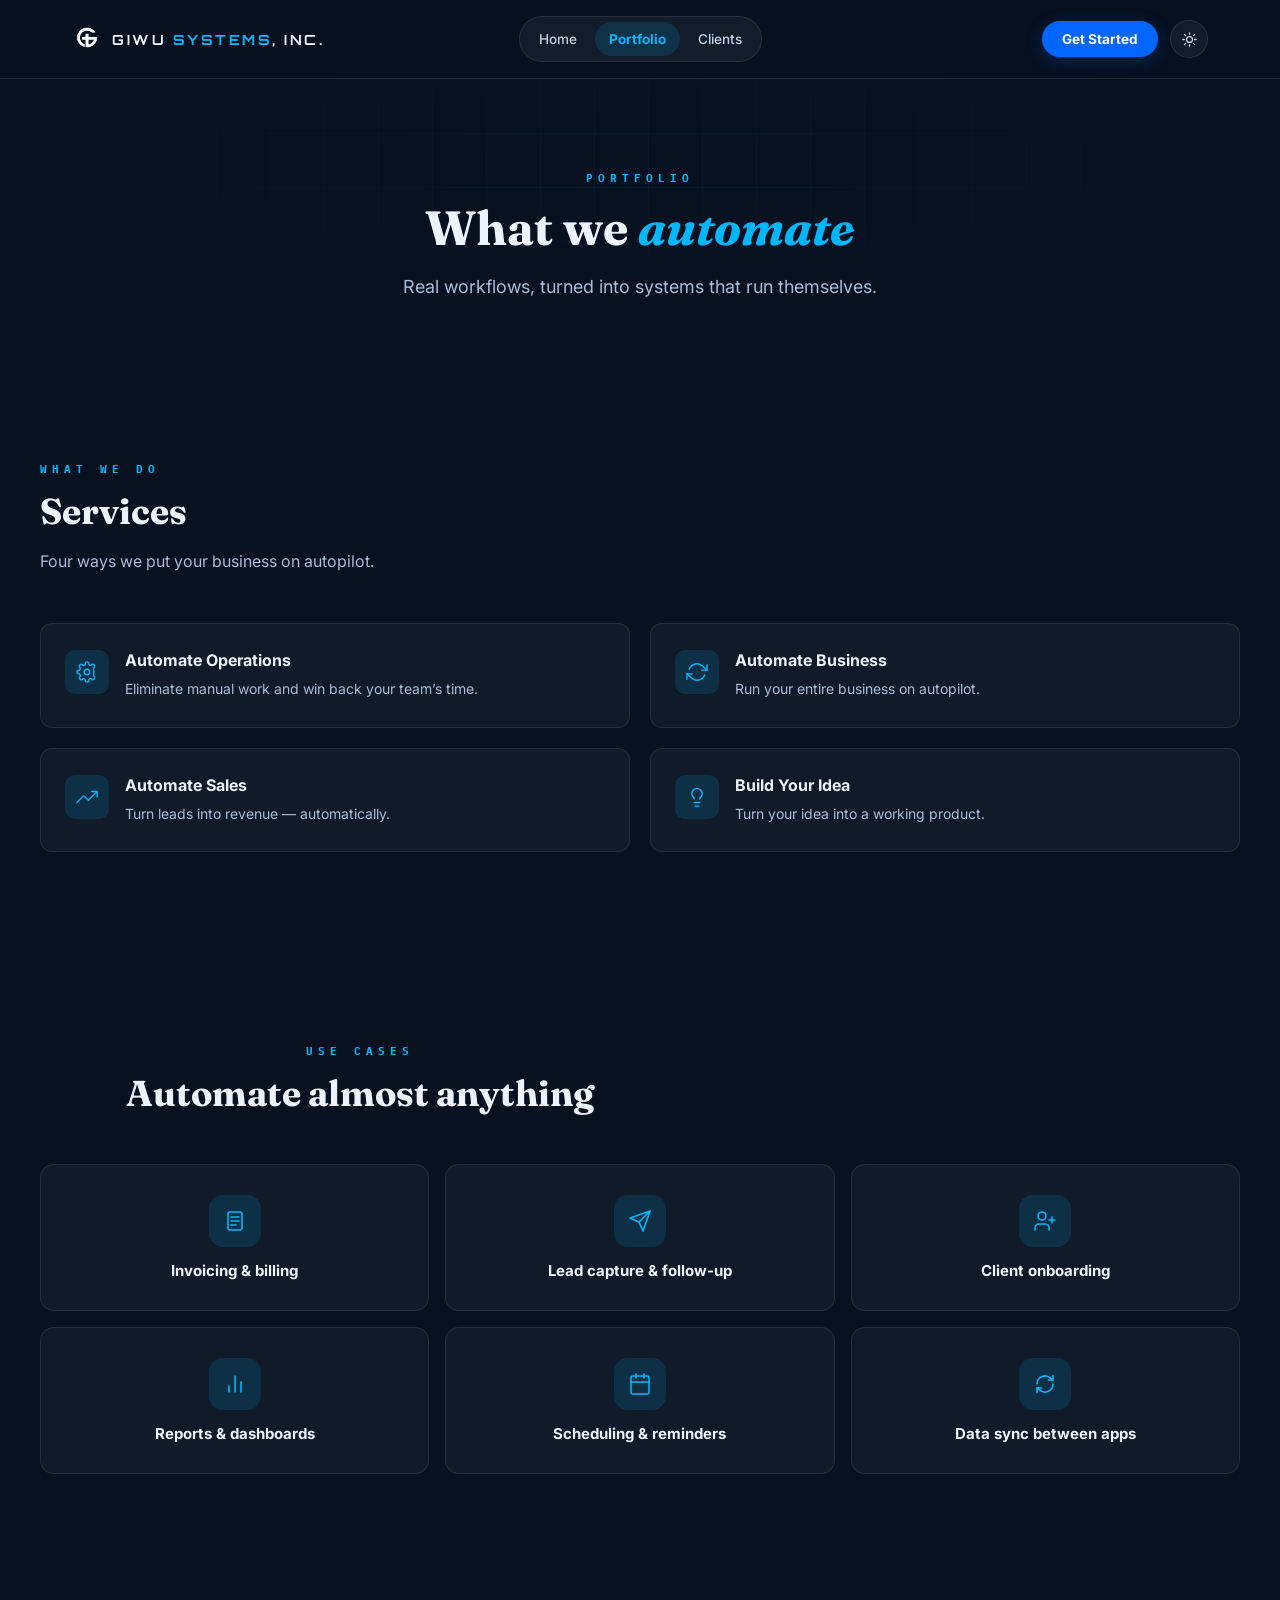
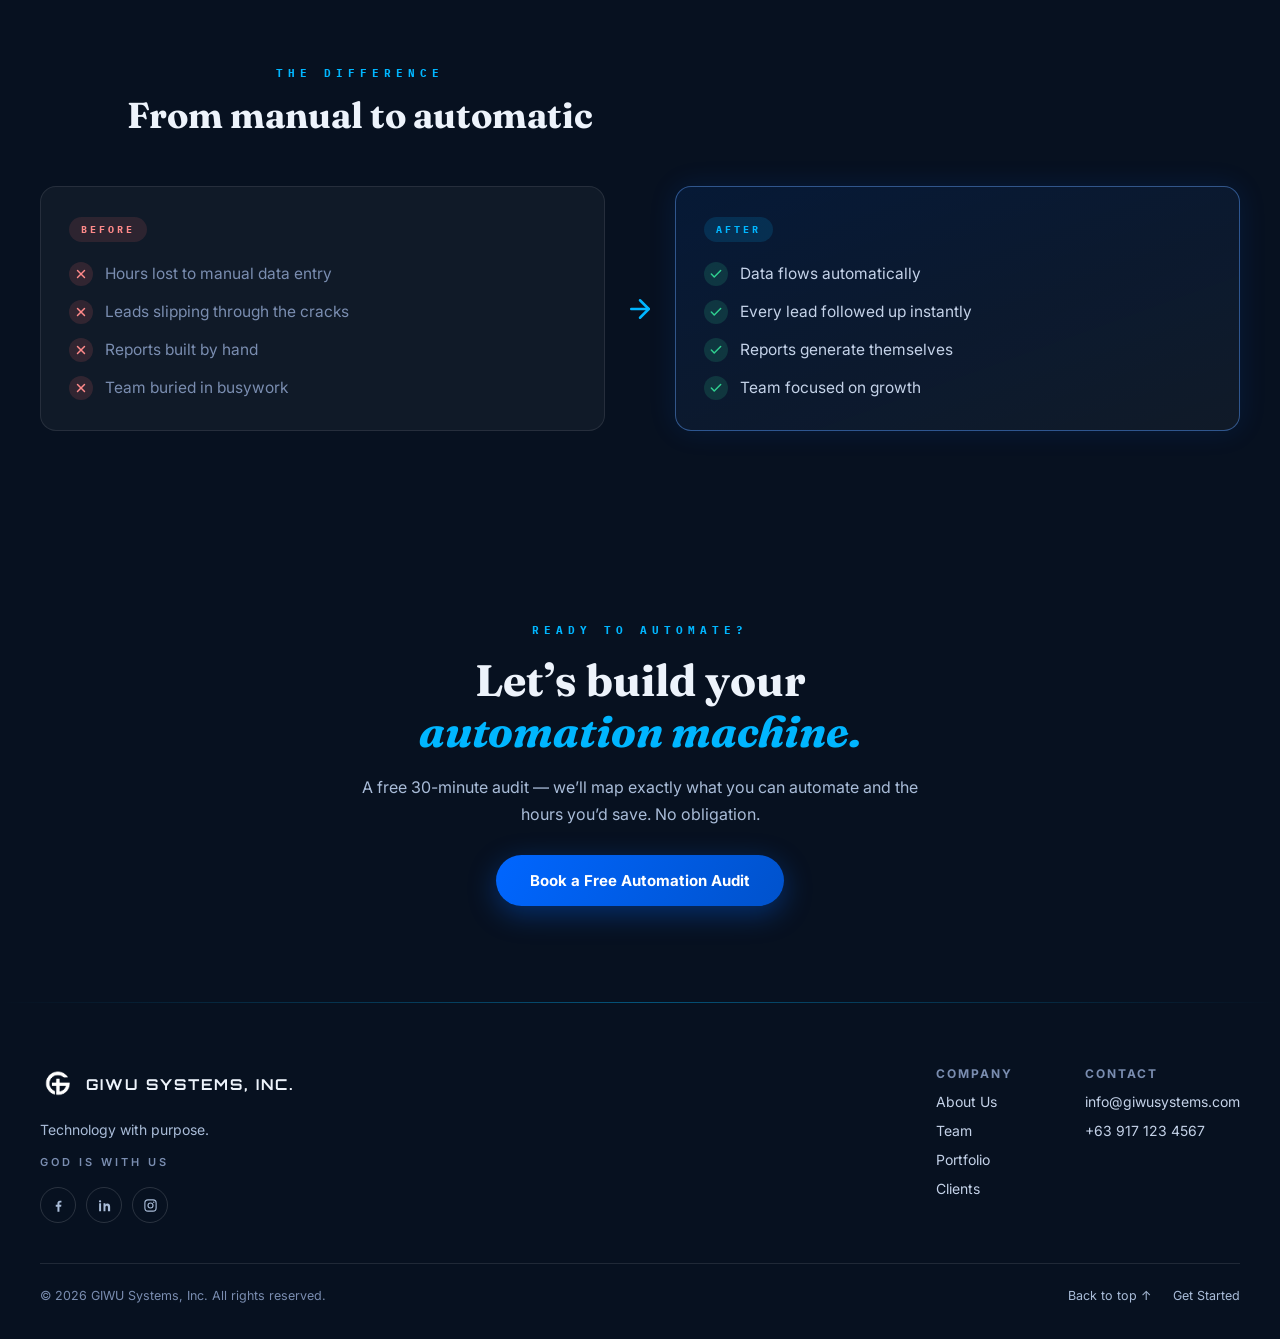
<file: portfolio.html>
<!DOCTYPE html>
<html lang="en" class="no-js">
<head>
  <meta charset="utf-8">
  <meta name="viewport" content="width=device-width, initial-scale=1">
  <title>Portfolio — GIWU Systems, Inc.</title>
  <meta name="description" content="What we automate — operations, sales, onboarding, reporting, and more. See how GIWU turns manual work into systems that run themselves.">
  <meta name="theme-color" content="#071120">
  <meta name="color-scheme" content="dark light">

  <link rel="canonical" href="https://giwu-systems.github.io/portfolio.html">
  <meta property="og:type" content="website">
  <meta property="og:site_name" content="GIWU Systems, Inc.">
  <meta property="og:locale" content="en_US">
  <meta property="og:title" content="Portfolio — GIWU Systems, Inc.">
  <meta property="og:description" content="What we automate: operations, sales, onboarding, reporting, and more.">
  <meta property="og:url" content="https://giwu-systems.github.io/portfolio.html">
  <meta property="og:image" content="https://giwu-systems.github.io/assets/img/logo-full.png">
  <meta property="og:image:alt" content="GIWU Systems logo — a stylized G fused with an illuminated cross">
  <meta name="twitter:card" content="summary_large_image">
  <meta name="twitter:title" content="Portfolio — GIWU Systems, Inc.">
  <meta name="twitter:description" content="What we automate: operations, sales, onboarding, reporting, and more.">
  <meta name="twitter:image" content="https://giwu-systems.github.io/assets/img/logo-full.png">

  <link rel="icon" type="image/png" href="assets/img/logo-full.png">
  <link rel="apple-touch-icon" href="assets/img/logo-full.png">

  <link rel="preconnect" href="https://fonts.googleapis.com">
  <link rel="preconnect" href="https://fonts.gstatic.com" crossorigin>
  <link href="https://fonts.googleapis.com/css2?family=Fraunces:ital,opsz,wght@0,9..144,400;0,9..144,600;0,9..144,700;1,9..144,500;1,9..144,600&family=Inter:wght@400;500;600;700&family=IBM+Plex+Mono:wght@500;600;700&family=Orbitron:wght@700&display=swap" rel="stylesheet">

  <link rel="stylesheet" href="assets/css/styles.css">

  <script>
    try {
      var forced = new URLSearchParams(location.search).get('theme');
      if (forced !== 'light' && forced !== 'dark') forced = null;
      if ((forced || localStorage.getItem('giwu-theme')) === 'light') {
        document.documentElement.classList.add('light');
        var m = document.querySelector('meta[name="theme-color"]');
        if (m) m.setAttribute('content', '#FFFFFF');
      }
    } catch (e) {}
  </script>
</head>
<body>

  <a href="#main" class="skip-link">Skip to content</a>

  <!-- ===== Header ===== -->
  <header class="site-header">
    <div class="progress-bar" aria-hidden="true"></div>
    <div class="header-inner">
      <a href="index.html" class="brand" aria-label="GIWU Systems, Inc. — home">
        <img class="logo-dark" src="assets/img/logo-mark.png" alt="" width="32" height="32">
        <img class="logo-light" src="assets/img/logo-full.png" alt="" width="32" height="32">
        <span class="brand-name">GIWU <span class="brand-accent">SYSTEMS</span>, INC.</span>
      </a>

      <nav class="nav" id="primary-nav" aria-label="Primary">
        <div class="nav-pill">
          <a href="index.html" class="nav-link">Home</a>
          <a href="portfolio.html" class="nav-link active" aria-current="page">Portfolio</a>
          <a href="clients.html" class="nav-link">Clients</a>
        </div>
        <a class="btn btn-primary menu-cta" href="mailto:info@giwusystems.com" data-modal="start">Get Started</a>
      </nav>

      <div class="header-actions">
        <a class="btn btn-primary nav-cta" href="mailto:info@giwusystems.com" data-modal="start">Get Started</a>
        <button class="theme-btn" type="button" aria-label="Switch to light mode">
          <svg class="ico-sun" width="17" height="17" viewBox="0 0 24 24" fill="none" stroke="currentColor" stroke-width="1.8" stroke-linecap="round" aria-hidden="true"><circle cx="12" cy="12" r="4.2"></circle><path d="M12 2.5v2.2M12 19.3v2.2M2.5 12h2.2M19.3 12h2.2M4.9 4.9l1.6 1.6M17.5 17.5l1.6 1.6M19.1 4.9l-1.6 1.6M6.5 17.5l-1.6 1.6"></path></svg>
          <svg class="ico-moon" width="16" height="16" viewBox="0 0 24 24" fill="none" stroke="currentColor" stroke-width="1.8" stroke-linecap="round" stroke-linejoin="round" aria-hidden="true"><path d="M21 12.8A9 9 0 1 1 11.2 3 7 7 0 0 0 21 12.8z"></path></svg>
        </button>
        <button class="burger" type="button" aria-label="Open menu" aria-expanded="false" aria-controls="primary-nav">
          <span></span><span></span><span></span>
        </button>
      </div>
    </div>
  </header>

  <main id="main">
    <span id="top"></span>

    <!-- ===== Page hero ===== -->
    <section class="page-hero" aria-labelledby="page-title">
      <div class="hero-grid" aria-hidden="true"></div>
      <div class="container">
        <span class="eyebrow">PORTFOLIO</span>
        <h1 id="page-title" class="page-hero-title">What we <em>automate</em></h1>
        <p class="page-hero-sub">Real workflows, turned into systems that run themselves.</p>
      </div>
    </section>

    <!-- ===== Services ===== -->
    <section class="section section-alt reveal" id="services" aria-labelledby="services-title">
      <div class="container stack-lg">
        <div class="section-head">
          <span class="eyebrow">WHAT WE DO</span>
          <h2 id="services-title" class="section-title">Services</h2>
          <p class="section-desc">Four ways we put your business on autopilot.</p>
        </div>
        <div class="grid grid-services">
          <article class="card card-row">
            <div class="card-icon">
              <svg width="22" height="22" viewBox="0 0 24 24" fill="none" stroke="currentColor" stroke-width="1.5" stroke-linecap="round" stroke-linejoin="round" aria-hidden="true"><circle cx="12" cy="12" r="3"></circle><path d="M19.4 15a1.65 1.65 0 0 0 .33 1.82l.06.06a2 2 0 0 1-2.83 2.83l-.06-.06a1.65 1.65 0 0 0-1.82-.33 1.65 1.65 0 0 0-1 1.51V21a2 2 0 0 1-4 0v-.09A1.65 1.65 0 0 0 9 19.4a1.65 1.65 0 0 0-1.82.33l-.06.06a2 2 0 0 1-2.83-2.83l.06-.06a1.65 1.65 0 0 0 .33-1.82 1.65 1.65 0 0 0-1.51-1H3a2 2 0 0 1 0-4h.09A1.65 1.65 0 0 0 4.6 9a1.65 1.65 0 0 0-.33-1.82l-.06-.06a2 2 0 0 1 2.83-2.83l.06.06a1.65 1.65 0 0 0 1.82.33H9a1.65 1.65 0 0 0 1-1.51V3a2 2 0 0 1 4 0v.09a1.65 1.65 0 0 0 1 1.51 1.65 1.65 0 0 0 1.82-.33l.06-.06a2 2 0 0 1 2.83 2.83l-.06.06a1.65 1.65 0 0 0-.33 1.82V15z"></path></svg>
            </div>
            <div class="card-body">
              <h3 class="card-title">Automate Operations</h3>
              <p class="card-desc">Eliminate manual work and win back your team&rsquo;s time.</p>
            </div>
          </article>
          <article class="card card-row">
            <div class="card-icon">
              <svg width="22" height="22" viewBox="0 0 24 24" fill="none" stroke="currentColor" stroke-width="1.5" stroke-linecap="round" stroke-linejoin="round" aria-hidden="true"><polyline points="23 4 23 10 17 10"></polyline><polyline points="1 20 1 14 7 14"></polyline><path d="M3.51 9a9 9 0 0 1 14.85-3.36L23 10M1 14l4.64 4.36A9 9 0 0 0 20.49 15"></path></svg>
            </div>
            <div class="card-body">
              <h3 class="card-title">Automate Business</h3>
              <p class="card-desc">Run your entire business on autopilot.</p>
            </div>
          </article>
          <article class="card card-row">
            <div class="card-icon">
              <svg width="22" height="22" viewBox="0 0 24 24" fill="none" stroke="currentColor" stroke-width="1.5" stroke-linecap="round" stroke-linejoin="round" aria-hidden="true"><polyline points="23 6 13.5 15.5 8.5 10.5 1 18"></polyline><polyline points="17 6 23 6 23 12"></polyline></svg>
            </div>
            <div class="card-body">
              <h3 class="card-title">Automate Sales</h3>
              <p class="card-desc">Turn leads into revenue — automatically.</p>
            </div>
          </article>
          <article class="card card-row">
            <div class="card-icon">
              <svg width="22" height="22" viewBox="0 0 24 24" fill="none" stroke="currentColor" stroke-width="1.5" stroke-linecap="round" stroke-linejoin="round" aria-hidden="true"><path d="M15 14c.2-1 .7-1.7 1.5-2.5A5.5 5.5 0 1 0 7.5 11.5c.8.8 1.3 1.5 1.5 2.5"></path><path d="M9 18h6"></path><path d="M10 22h4"></path></svg>
            </div>
            <div class="card-body">
              <h3 class="card-title">Build Your Idea</h3>
              <p class="card-desc">Turn your idea into a working product.</p>
            </div>
          </article>
        </div>
      </div>
    </section>

    <!-- ===== Use cases ===== -->
    <section class="section reveal" id="usecases" aria-labelledby="usecases-title">
      <div class="container stack-lg">
        <div class="section-head section-head-center">
          <span class="eyebrow">USE CASES</span>
          <h2 id="usecases-title" class="section-title">Automate almost anything</h2>
        </div>
        <div class="uc-grid">
          <div class="uc-tile">
            <span class="uc-ico"><svg viewBox="0 0 24 24" fill="none" stroke="currentColor" stroke-width="1.6" stroke-linecap="round" stroke-linejoin="round" aria-hidden="true"><rect x="5" y="3" width="14" height="18" rx="2"></rect><line x1="8" y1="8" x2="16" y2="8"></line><line x1="8" y1="12" x2="16" y2="12"></line><line x1="8" y1="16" x2="13" y2="16"></line></svg></span>
            <span class="uc-label">Invoicing &amp; billing</span>
          </div>
          <div class="uc-tile">
            <span class="uc-ico"><svg viewBox="0 0 24 24" fill="none" stroke="currentColor" stroke-width="1.6" stroke-linecap="round" stroke-linejoin="round" aria-hidden="true"><line x1="22" y1="2" x2="11" y2="13"></line><polygon points="22 2 15 22 11 13 2 9 22 2"></polygon></svg></span>
            <span class="uc-label">Lead capture &amp; follow-up</span>
          </div>
          <div class="uc-tile">
            <span class="uc-ico"><svg viewBox="0 0 24 24" fill="none" stroke="currentColor" stroke-width="1.6" stroke-linecap="round" stroke-linejoin="round" aria-hidden="true"><path d="M16 21v-2a4 4 0 0 0-4-4H6a4 4 0 0 0-4 4v2"></path><circle cx="9" cy="7" r="4"></circle><line x1="19" y1="8" x2="19" y2="14"></line><line x1="22" y1="11" x2="16" y2="11"></line></svg></span>
            <span class="uc-label">Client onboarding</span>
          </div>
          <div class="uc-tile">
            <span class="uc-ico"><svg viewBox="0 0 24 24" fill="none" stroke="currentColor" stroke-width="1.6" stroke-linecap="round" stroke-linejoin="round" aria-hidden="true"><line x1="18" y1="20" x2="18" y2="10"></line><line x1="12" y1="20" x2="12" y2="4"></line><line x1="6" y1="20" x2="6" y2="14"></line></svg></span>
            <span class="uc-label">Reports &amp; dashboards</span>
          </div>
          <div class="uc-tile">
            <span class="uc-ico"><svg viewBox="0 0 24 24" fill="none" stroke="currentColor" stroke-width="1.6" stroke-linecap="round" stroke-linejoin="round" aria-hidden="true"><rect x="3" y="4" width="18" height="18" rx="2"></rect><line x1="16" y1="2" x2="16" y2="6"></line><line x1="8" y1="2" x2="8" y2="6"></line><line x1="3" y1="10" x2="21" y2="10"></line></svg></span>
            <span class="uc-label">Scheduling &amp; reminders</span>
          </div>
          <div class="uc-tile">
            <span class="uc-ico"><svg viewBox="0 0 24 24" fill="none" stroke="currentColor" stroke-width="1.6" stroke-linecap="round" stroke-linejoin="round" aria-hidden="true"><path d="M4 12a8 8 0 0 1 13.7-5.6L20 8"></path><path d="M20 3.5V8h-4.5"></path><path d="M20 12a8 8 0 0 1-13.7 5.6L4 16"></path><path d="M4 20.5V16h4.5"></path></svg></span>
            <span class="uc-label">Data sync between apps</span>
          </div>
        </div>
      </div>
    </section>

    <!-- ===== Before / After ===== -->
    <section class="section section-alt reveal" id="results" aria-labelledby="results-title">
      <div class="container stack-lg">
        <div class="section-head section-head-center">
          <span class="eyebrow">THE DIFFERENCE</span>
          <h2 id="results-title" class="section-title">From manual to automatic</h2>
        </div>
        <div class="ba-grid">
          <div class="ba-card ba-before">
            <span class="ba-tag ba-tag-before">BEFORE</span>
            <ul class="ba-list">
              <li><span class="ba-mark ba-x"><svg viewBox="0 0 24 24" fill="none" stroke="currentColor" stroke-width="2.5" stroke-linecap="round" aria-hidden="true"><line x1="6" y1="6" x2="18" y2="18"></line><line x1="18" y1="6" x2="6" y2="18"></line></svg></span>Hours lost to manual data entry</li>
              <li><span class="ba-mark ba-x"><svg viewBox="0 0 24 24" fill="none" stroke="currentColor" stroke-width="2.5" stroke-linecap="round" aria-hidden="true"><line x1="6" y1="6" x2="18" y2="18"></line><line x1="18" y1="6" x2="6" y2="18"></line></svg></span>Leads slipping through the cracks</li>
              <li><span class="ba-mark ba-x"><svg viewBox="0 0 24 24" fill="none" stroke="currentColor" stroke-width="2.5" stroke-linecap="round" aria-hidden="true"><line x1="6" y1="6" x2="18" y2="18"></line><line x1="18" y1="6" x2="6" y2="18"></line></svg></span>Reports built by hand</li>
              <li><span class="ba-mark ba-x"><svg viewBox="0 0 24 24" fill="none" stroke="currentColor" stroke-width="2.5" stroke-linecap="round" aria-hidden="true"><line x1="6" y1="6" x2="18" y2="18"></line><line x1="18" y1="6" x2="6" y2="18"></line></svg></span>Team buried in busywork</li>
            </ul>
          </div>
          <div class="ba-arrow" aria-hidden="true"><svg viewBox="0 0 24 24" fill="none" stroke="currentColor" stroke-width="2" stroke-linecap="round" stroke-linejoin="round"><line x1="5" y1="12" x2="19" y2="12"></line><polyline points="12 5 19 12 12 19"></polyline></svg></div>
          <div class="ba-card ba-after">
            <span class="ba-tag ba-tag-after">AFTER</span>
            <ul class="ba-list">
              <li><span class="ba-mark ba-check"><svg viewBox="0 0 24 24" fill="none" stroke="currentColor" stroke-width="2.5" stroke-linecap="round" stroke-linejoin="round" aria-hidden="true"><polyline points="20 6 9 17 4 12"></polyline></svg></span>Data flows automatically</li>
              <li><span class="ba-mark ba-check"><svg viewBox="0 0 24 24" fill="none" stroke="currentColor" stroke-width="2.5" stroke-linecap="round" stroke-linejoin="round" aria-hidden="true"><polyline points="20 6 9 17 4 12"></polyline></svg></span>Every lead followed up instantly</li>
              <li><span class="ba-mark ba-check"><svg viewBox="0 0 24 24" fill="none" stroke="currentColor" stroke-width="2.5" stroke-linecap="round" stroke-linejoin="round" aria-hidden="true"><polyline points="20 6 9 17 4 12"></polyline></svg></span>Reports generate themselves</li>
              <li><span class="ba-mark ba-check"><svg viewBox="0 0 24 24" fill="none" stroke="currentColor" stroke-width="2.5" stroke-linecap="round" stroke-linejoin="round" aria-hidden="true"><polyline points="20 6 9 17 4 12"></polyline></svg></span>Team focused on growth</li>
            </ul>
          </div>
        </div>
      </div>
    </section>

    <!-- ===== Call to action ===== -->
    <section class="section cta-final reveal" aria-labelledby="cta-final-title">
      <div class="container cta-final-inner">
        <span class="eyebrow">READY TO AUTOMATE?</span>
        <h2 id="cta-final-title" class="cta-final-title">Let&rsquo;s build your <em>automation machine.</em></h2>
        <p class="cta-final-sub">A free 30-minute audit &mdash; we&rsquo;ll map exactly what you can automate and the hours you&rsquo;d save. No obligation.</p>
        <a href="mailto:info@giwusystems.com?subject=Free%20Automation%20Audit" class="btn btn-gradient btn-lg cta-final-btn" data-modal="start">Book a Free Automation Audit</a>
      </div>
    </section>

  </main>

  <!-- ===== Footer ===== -->
  <footer class="footer">
    <div class="footer-hairline" aria-hidden="true"></div>
    <div class="container footer-inner">
      <div class="footer-top">
        <div class="footer-brand">
          <div class="brand">
            <img class="logo-dark" src="assets/img/logo-mark.png" alt="" width="38" height="38">
            <img class="logo-light" src="assets/img/logo-full.png" alt="" width="38" height="38">
            <span class="footer-brand-name">GIWU SYSTEMS, INC.</span>
          </div>
          <p class="footer-tag">Technology with purpose.</p>
          <p class="footer-motto">GOD IS WITH US</p>
          <!-- Replace each href="#" with the real social profile URL (add target="_blank" rel="noopener"). -->
          <div class="social">
            <a href="#" class="social-link" aria-label="GIWU Systems on Facebook">
              <svg width="15" height="15" viewBox="0 0 24 24" fill="currentColor" aria-hidden="true"><path d="M13.5 22v-8.1h2.7l.4-3.1h-3.1V8.8c0-.9.25-1.5 1.55-1.5h1.65V4.5c-.3 0-1.3-.1-2.4-.1-2.4 0-4 1.45-4 4.1v2.3H7.6v3.1h2.7V22h3.2z"></path></svg>
            </a>
            <a href="#" class="social-link" aria-label="GIWU Systems on LinkedIn">
              <svg width="15" height="15" viewBox="0 0 24 24" fill="currentColor" aria-hidden="true"><path d="M6.5 8.5H3.4V21h3.1V8.5zM4.9 7.1a1.85 1.85 0 1 0 0-3.7 1.85 1.85 0 0 0 0 3.7zM21 13.9c0-3.4-1.8-5-4.2-5-1.9 0-2.8 1-3.3 1.8V8.5h-3.1V21h3.1v-6.2c0-1.6.7-2.6 2.1-2.6 1.3 0 1.9.9 1.9 2.6V21H21v-7.1z"></path></svg>
            </a>
            <a href="#" class="social-link" aria-label="GIWU Systems on Instagram">
              <svg width="15" height="15" viewBox="0 0 24 24" aria-hidden="true"><rect x="3" y="3" width="18" height="18" rx="5" fill="none" stroke="currentColor" stroke-width="1.8"></rect><circle cx="12" cy="12" r="4" fill="none" stroke="currentColor" stroke-width="1.8"></circle><circle cx="17.2" cy="6.8" r="1.1" fill="currentColor"></circle></svg>
            </a>
          </div>
        </div>
        <div class="footer-cols">
          <nav class="footer-col" aria-label="Company">
            <span class="footer-heading">COMPANY</span>
            <a href="index.html#about">About Us</a>
            <a href="index.html#team">Team</a>
            <a href="portfolio.html">Portfolio</a>
            <a href="clients.html">Clients</a>
          </nav>
          <nav class="footer-col" aria-label="Contact">
            <span class="footer-heading">CONTACT</span>
            <a href="mailto:info@giwusystems.com">info@giwusystems.com</a>
            <a href="tel:+639171234567">+63 917 123 4567</a>
          </nav>
        </div>
      </div>
      <div class="footer-bottom">
        <span>&copy; 2026 GIWU Systems, Inc. All rights reserved.</span>
        <div class="footer-bottom-links">
          <a href="#top">Back to top <span aria-hidden="true">&uarr;</span></a>
          <a href="mailto:info@giwusystems.com" data-modal="start">Get Started</a>
        </div>
      </div>
    </div>
  </footer>

  <!-- ===== Get Started modal ===== -->
  <div class="modal" id="start-modal" role="dialog" aria-modal="true" aria-labelledby="sm-title">
    <div class="modal-panel">
      <button class="modal-close" type="button" aria-label="Close">&times;</button>
      <span class="eyebrow">GET STARTED</span>
      <h3 class="modal-title" id="sm-title">Tell us about your <em>opportunity</em></h3>
      <p class="modal-sub">Fill this out and we&rsquo;ll map exactly what you can automate &mdash; free, no obligation.</p>
      <form class="start-form" id="start-form" novalidate>
        <label class="field">Name
          <input class="input" type="text" name="name" autocomplete="name" required>
        </label>
        <label class="field">Email
          <input class="input" type="email" name="email" autocomplete="email" required>
        </label>
        <label class="field">Company / Organization
          <input class="input" type="text" name="org" autocomplete="organization">
        </label>
        <label class="field">What do you want to automate?
          <textarea class="input textarea" name="message" rows="4" required></textarea>
        </label>
        <button class="btn btn-gradient btn-lg" type="submit">Send Application</button>
        <p class="form-status" role="status" aria-live="polite"></p>
      </form>
    </div>
  </div>

  <script src="assets/js/main.js" defer></script>
</body>
</html>
</file>
<file: assets/css/styles.css>
/* ============================================================
   GIWU Systems, Inc. — site styles
   Dark theme by default; .light on <html> switches to light.
   ============================================================ */

/* ---------- Reset & base ---------- */
*, *::before, *::after { box-sizing: border-box; }
html, body { margin: 0; padding: 0; }
html { scroll-behavior: smooth; }
body {
  background: var(--bg);
  color: var(--ink);
  font-family: 'Inter', -apple-system, BlinkMacSystemFont, sans-serif;
  -webkit-font-smoothing: antialiased;
  text-rendering: optimizeLegibility;
  overflow-x: hidden;
}
img { max-width: 100%; display: block; }
a { -webkit-tap-highlight-color: transparent; }
h1, h2, h3, p, blockquote, figure { margin: 0; }
ul { margin: 0; padding: 0; list-style: none; }
button { font-family: inherit; }
:where(a, button, input, textarea, summary):focus-visible {
  outline: 2px solid var(--accent);
  outline-offset: 2px;
  border-radius: 4px;
}
section, #top, #main { scroll-margin-top: 92px; }
::placeholder { color: var(--faint); opacity: 1; }
::selection { background: var(--accent); color: #fff; }

.skip-link {
  position: absolute; left: 12px; top: -60px;
  background: var(--accent); color: #fff; padding: 10px 18px;
  border-radius: 8px; font-weight: 700; font-size: 14px; z-index: 200;
  transition: top .2s ease; text-decoration: none;
}
.skip-link:focus { top: 12px; }

/* ---------- Theme tokens ---------- */
:root {
  --bg: #071120; --bg-2: #071120; --bg-footer: #071120;
  --header-bg: rgba(7,17,32,0.9); --menu-bg: rgba(7,17,32,0.98);
  --card: rgba(255,255,255,0.04); --card-border: rgba(255,255,255,0.09);
  --pill-bg: rgba(255,255,255,0.05); --hairline: rgba(255,255,255,0.1);
  --nav-hover: rgba(255,255,255,0.08);
  --ink: #EDF3FB; --body: #A9BCD8; --body-2: #C4D2E8; --faint: #7A8DB0;
  --accent: #00B6FF; --accent-soft: rgba(0,182,255,0.14);
  --input-bg: #0B1E3A; --input-border: rgba(255,255,255,0.14);
  --hover-border: rgba(93,160,255,0.45); --hover-shadow: 0 0 28px rgba(0,102,255,0.12);
  --err: #ff6b6b;
}
html.light {
  --bg: #FFFFFF; --bg-2: #FFFFFF; --bg-footer: #FFFFFF;
  --header-bg: rgba(255,255,255,0.92); --menu-bg: rgba(255,255,255,0.98);
  --card: #FFFFFF; --card-border: #E1E8F2;
  --pill-bg: #F1F5FA; --hairline: #E4EAF3;
  --nav-hover: rgba(10,29,61,0.05);
  --ink: #0A1D3D; --body: #55657F; --body-2: #44546C; --faint: #5C6A80;
  --accent: #0066FF; --accent-soft: rgba(0,102,255,0.1);
  --input-bg: #FFFFFF; --input-border: #D5DEEC;
  --hover-border: #9EC2F0; --hover-shadow: 0 12px 32px rgba(10,29,61,0.08);
  --err: #C62828;
}

/* Logo swap between themes */
.logo-light { display: none; }
html.light .logo-dark { display: none; }
html.light .logo-light { display: block; }
/* Theme-toggle icon swap */
.ico-moon { display: none; }
html.light .ico-sun { display: none; }
html.light .ico-moon { display: block; }

/* ---------- Keyframes ---------- */
@keyframes gwPulse {
  0%, 100% { filter: drop-shadow(0 0 26px rgba(255,255,255,0.32)) drop-shadow(0 0 52px rgba(255,255,255,0.18)); }
  50% { filter: drop-shadow(0 0 44px rgba(255,255,255,0.55)) drop-shadow(0 0 86px rgba(255,255,255,0.32)); }
}
@keyframes gwHalo {
  0%, 100% { opacity: .6; transform: translate(-50%, -50%) scale(1); }
  50% { opacity: 1; transform: translate(-50%, -50%) scale(1.12); }
}
@keyframes gwRise { from { opacity: 0; transform: translateY(18px); } to { opacity: 1; transform: translateY(0); } }
@keyframes gwGridPan { from { background-position: 0 0; } to { background-position: 54px 54px; } }
@keyframes gwGlow { 0%, 100% { opacity: .6; } 50% { opacity: 1; } }
@keyframes gwOrb { 0%, 100% { transform: translateX(-50%) translateY(0); } 50% { transform: translateX(-50%) translateY(28px); } }

/* ---------- Layout utilities ---------- */
.container { max-width: 1200px; margin: 0 auto; }
.section { padding: 96px 32px; }
.section-alt { background: var(--bg-2); }
.stack-lg { display: flex; flex-direction: column; gap: 48px; }
.stack-sm { display: flex; flex-direction: column; gap: 16px; }
.grid { display: grid; }
.grid-2 { grid-template-columns: 1fr 1fr; gap: 64px; align-items: start; }
.grid-3 { grid-template-columns: repeat(3, 1fr); gap: 24px; }
.grid-4 { grid-template-columns: repeat(4, 1fr); gap: 20px; }

.eyebrow {
  font-family: 'IBM Plex Mono', ui-monospace, SFMono-Regular, monospace; font-size: 11px; font-weight: 700;
  letter-spacing: 5px; color: var(--accent);
}
.eyebrow-cyan { color: #00B6FF; }
.micro-label {
  font-family: 'IBM Plex Mono', ui-monospace, SFMono-Regular, monospace; font-size: 11px; font-weight: 700;
  letter-spacing: 5px; color: var(--faint);
}
.section-head { display: flex; flex-direction: column; gap: 14px; max-width: 640px; }
.section-head-center { align-items: center; text-align: center; }
.section-head-row {
  display: flex; align-items: flex-end; justify-content: space-between;
  gap: 24px; flex-wrap: wrap;
}
.section-title {
  font-family: 'Fraunces', Georgia, serif; font-weight: 700;
  font-size: 36px; color: var(--ink); line-height: 1.22;
}
.section-title em { font-style: italic; color: var(--accent); }
.section-title.on-dark { color: #EDF3FB; }
.section-desc { font-size: 16px; line-height: 1.7; color: var(--body); text-wrap: pretty; }
.lead { font-size: 16px; line-height: 1.7; color: var(--body); text-wrap: pretty; }
.link-arrow {
  font-size: 15px; font-weight: 700; color: var(--accent);
  text-decoration: none; white-space: nowrap; transition: color .2s ease;
  align-self: flex-start;
}
.link-arrow:hover { color: var(--ink); }

/* ---------- Buttons ---------- */
.btn {
  display: inline-flex; align-items: center; justify-content: center;
  font-weight: 700; text-decoration: none; border: none; cursor: pointer;
  border-radius: 999px; white-space: nowrap;
  transition: transform .2s ease, background .2s ease, box-shadow .2s ease,
              border-color .2s ease, color .2s ease;
}
.btn-lg { font-size: 15px; padding: 16px 34px; }
.btn-primary { color: #fff; background: #0066FF; box-shadow: 0 4px 16px rgba(0,102,255,0.25); }
.btn-primary:hover { background: #3D8BFF; transform: translateY(-2px); box-shadow: 0 6px 22px rgba(0,102,255,0.4); }
.btn-gradient {
  /* White text must clear 4.5:1 across the whole fill; the cyan #00B6FF end
     fails (2.3:1), so use an all-blue gradient (worst case #0066FF = 4.83:1). */
  color: #fff; background: linear-gradient(120deg, #0066FF, #0052CC);
  box-shadow: 0 8px 28px rgba(0,102,255,0.35);
}
.btn-gradient:hover { transform: translateY(-2px); box-shadow: 0 12px 36px rgba(0,102,255,0.55); }
.btn-ghost {
  color: var(--ink); background: var(--pill-bg);
  border: 1px solid var(--card-border);
}
.btn-ghost:hover { border-color: var(--accent); color: var(--accent); transform: translateY(-2px); }

/* ---------- Header ---------- */
.site-header {
  position: sticky; top: 0; z-index: 50;
  background: var(--header-bg); backdrop-filter: blur(10px);
  -webkit-backdrop-filter: blur(10px);
  border-bottom: 1px solid var(--hairline);
}
.progress-bar {
  position: absolute; left: 0; bottom: -1px; height: 2px; width: 0;
  background: linear-gradient(90deg, #0066FF, #00B6FF);
  transition: width .15s linear, opacity .3s ease; opacity: 0;
  border-radius: 0 2px 2px 0;
}
.header-inner {
  max-width: 1200px; margin: 0 auto; padding: 0 32px; height: 78px;
  display: grid; grid-template-columns: 1fr auto 1fr; align-items: center;
}
.brand { display: flex; align-items: center; gap: 8px; text-decoration: none; }
.brand img { object-fit: contain; }
.brand-name {
  font-family: 'Orbitron', sans-serif; font-weight: 700; font-size: 14px;
  letter-spacing: 2.5px; color: var(--ink); white-space: nowrap;
}
.brand-accent { color: var(--accent); }

.nav { grid-column: 2; justify-self: center; display: flex; align-items: center; gap: 16px; }
.nav-pill {
  display: flex; align-items: center; gap: 4px;
  background: var(--pill-bg); border: 1px solid var(--card-border);
  border-radius: 999px; padding: 5px;
}
.nav-link {
  font-size: 13.5px; font-weight: 500; color: var(--body-2);
  padding: 9px 14px; border-radius: 999px; text-decoration: none;
  white-space: nowrap; transition: background .2s ease, color .2s ease;
}
.nav-link:hover { background: var(--nav-hover); color: var(--ink); }
.nav-link.active { color: var(--accent); background: var(--accent-soft); font-weight: 700; }

.header-actions { grid-column: 3; justify-self: end; display: flex; align-items: center; gap: 8px; }
.nav-cta { font-size: 13.5px; padding: 10px 20px; margin-right: 4px; }
.menu-cta { display: none; }

.theme-btn {
  display: flex; align-items: center; justify-content: center;
  width: 38px; height: 38px; border-radius: 999px;
  background: var(--pill-bg); border: 1px solid var(--card-border);
  cursor: pointer; padding: 0; color: var(--body-2);
  transition: color .2s ease, border-color .2s ease;
}
.theme-btn:hover { color: var(--accent); border-color: var(--accent); }

.burger {
  display: none; flex-direction: column; justify-content: center; gap: 5px;
  cursor: pointer; padding: 10px; margin: -10px; background: none; border: none;
}
.burger span {
  display: block; width: 22px; height: 2px; background: var(--ink);
  border-radius: 2px; transition: transform .25s ease, opacity .25s ease;
}
.burger[aria-expanded="true"] span:nth-child(1) { transform: translateY(7px) rotate(45deg); }
.burger[aria-expanded="true"] span:nth-child(2) { opacity: 0; }
.burger[aria-expanded="true"] span:nth-child(3) { transform: translateY(-7px) rotate(-45deg); }

/* ---------- Hero ---------- */
.hero { position: relative; overflow: hidden; background: var(--bg); }
.hero-orb {
  position: absolute; left: 50%; top: -80px; transform: translateX(-50%);
  pointer-events: none; animation: gwOrb 9s ease-in-out infinite;
}
.hero-orb-1 {
  width: 900px; height: 900px;
  background: radial-gradient(circle, rgba(0,102,255,0.13) 0%, transparent 62%);
}
.hero-orb-2 {
  width: 420px; height: 420px; top: 150px; animation-delay: -4.5s;
  background: radial-gradient(circle, rgba(0,182,255,0.10) 0%, transparent 65%);
}
.hero-grid {
  position: absolute; inset: 0; pointer-events: none;
  background-image:
    linear-gradient(rgba(0,150,255,0.07) 1px, transparent 1px),
    linear-gradient(90deg, rgba(0,150,255,0.07) 1px, transparent 1px);
  background-size: 54px 54px;
  -webkit-mask-image: radial-gradient(ellipse 75% 65% at 50% 30%, black 0%, transparent 72%);
  mask-image: radial-gradient(ellipse 75% 65% at 50% 30%, black 0%, transparent 72%);
  animation: gwGridPan 6s linear infinite;
}
.hero-inner {
  max-width: 1200px; margin: 0 auto; padding: 72px 32px 96px;
  position: relative; display: flex; flex-direction: column; align-items: center;
  text-align: center; gap: 28px;
}
.hero-inner > * { animation: gwRise .7s cubic-bezier(.16,1,.3,1) backwards; }
.hero-inner > *:nth-child(2) { animation-delay: .14s; }
.hero-inner > *:nth-child(3) { animation-delay: .26s; }
.hero-inner > *:nth-child(4) { animation-delay: .38s; }
.hero-inner > *:nth-child(5) { animation-delay: .5s; }
.hero-inner > *:nth-child(6) { animation-delay: .62s; }
.hero-logo-wrap { position: relative; display: inline-flex; align-items: center; justify-content: center; }
.hero-logo-wrap::before {
  content: ""; position: absolute; top: 50%; left: 50%; z-index: 0; pointer-events: none;
  width: 300px; height: 300px; border-radius: 50%;
  background: radial-gradient(circle, rgba(255,255,255,0.26) 0%, rgba(255,255,255,0.1) 38%, transparent 68%);
  transform: translate(-50%, -50%);
  animation: gwHalo 5s ease-in-out infinite;
}
.hero-logo {
  position: relative; z-index: 1;
  width: 176px; height: 176px; object-fit: contain;
  filter: drop-shadow(0 0 30px rgba(255,255,255,0.42)) drop-shadow(0 0 64px rgba(255,255,255,0.25));
  animation: gwPulse 4.5s ease-in-out .8s infinite;
}
.hero-title {
  font-family: 'Fraunces', Georgia, serif; font-weight: 700; font-size: 56px;
  line-height: 1.12; color: var(--ink); text-wrap: balance; max-width: min(760px, 100%);
}
.grad {
  font-style: italic;
  background: linear-gradient(90deg, #0066FF, #00B6FF);
  -webkit-background-clip: text; background-clip: text;
  -webkit-text-fill-color: transparent; color: #00B6FF;
}
/* The cyan end fails 3:1 large-text contrast on white; darken it in light mode */
html.light .grad {
  background-image: linear-gradient(90deg, #0066FF, #0088CC);
  color: #0066FF;
}
.hero-sub { font-size: 18px; line-height: 1.7; color: var(--body); max-width: min(540px, 100%); text-wrap: pretty; }
.hero-cta { display: flex; gap: 14px; flex-wrap: wrap; justify-content: center; margin-top: 8px; max-width: 100%; }
.stats { display: flex; gap: 56px; justify-content: center; flex-wrap: wrap; margin-top: 18px; max-width: 100%; }
.stat { display: flex; flex-direction: column; gap: 4px; align-items: center; }
.stat-num { font-family: 'IBM Plex Mono', ui-monospace, SFMono-Regular, monospace; font-size: 28px; font-weight: 600; color: var(--ink); font-variant-numeric: tabular-nums; }
.stat-label { font-size: 12.5px; color: var(--faint); letter-spacing: 2px; font-weight: 600; }
.hero-tagline { font-size: 12px; letter-spacing: 4px; font-weight: 600; color: var(--faint); margin-top: 4px; }

/* ---------- Trusted ---------- */
.trusted { background: var(--bg); padding: 32px 32px 64px; }
.trusted-inner { display: flex; flex-direction: column; align-items: center; gap: 24px; max-width: 1000px; }
.trusted-logos { display: flex; align-items: center; justify-content: center; gap: 20px; flex-wrap: wrap; max-width: 100%; }
.logo-slot {
  width: 150px; height: 48px; display: flex; align-items: center; justify-content: center;
  background: var(--pill-bg); border: 1px solid var(--card-border); border-radius: 10px;
  color: var(--faint); transition: border-color .25s ease, color .25s ease;
}
.logo-slot:hover { border-color: var(--hover-border); color: var(--body-2); }

/* ---------- Cards (services) ---------- */
.card {
  background: var(--card); border: 1px solid var(--card-border); border-radius: 12px;
  padding: 24px 22px; display: flex; flex-direction: column; gap: 12px;
  transition: transform .25s ease, box-shadow .25s ease, border-color .25s ease;
}
.card:hover { border-color: var(--hover-border); box-shadow: var(--hover-shadow); transform: translateY(-4px); }
.card-icon {
  width: 44px; height: 44px; border-radius: 10px; background: var(--accent-soft);
  display: flex; align-items: center; justify-content: center; color: var(--accent);
}
.card-title { font-size: 16px; font-weight: 700; color: var(--ink); }
.card-desc { font-size: 14px; line-height: 1.6; color: var(--body); text-wrap: pretty; }
.feature-list { display: flex; flex-direction: column; gap: 7px; margin-top: 2px; }
.feature-list li { display: flex; align-items: center; gap: 8px; font-size: 13px; color: var(--body-2); }
.dot { width: 5px; height: 5px; border-radius: 999px; background: var(--accent); flex-shrink: 0; }
/* Services: 2-column grid of horizontal cards (icon left, text right) */
.grid-services { grid-template-columns: 1fr 1fr; gap: 20px; }
.card-row { flex-direction: row; align-items: flex-start; gap: 16px; padding: 26px 24px; }
.card-row .card-icon { flex-shrink: 0; }
.card-body { display: flex; flex-direction: column; gap: 8px; }

/* ---------- Process (fixed dark band) ---------- */
.process {
  position: relative; overflow: hidden;
  background: #071120;
}
.process .container { position: relative; }
.step-card {
  background: rgba(255,255,255,0.05); border: 1px solid rgba(255,255,255,0.1);
  border-radius: 12px; padding: 32px 28px; display: flex; flex-direction: column; gap: 12px;
  transition: transform .25s ease, box-shadow .25s ease, border-color .25s ease;
}
.step-card:hover { border-color: rgba(93,160,255,0.5); box-shadow: 0 0 28px rgba(0,102,255,0.2); transform: translateY(-4px); }
.step-num { font-family: 'Space Grotesk', sans-serif; font-size: 14px; font-weight: 700; color: #00B6FF; }
.step-title { font-size: 18px; font-weight: 700; color: #EDF3FB; }
.step-desc { font-size: 15px; line-height: 1.7; color: #A9BCD8; }

/* ---------- About ---------- */
.about-grid { grid-template-columns: 1fr 1.1fr; }
.about-grid .lead { font-size: 16.5px; line-height: 1.8; }
.about-grid .lead strong { color: var(--ink); }
.value-list { display: flex; flex-direction: column; gap: 14px; }
.value-row {
  display: flex; gap: 18px; align-items: flex-start;
  background: var(--card); border: 1px solid var(--card-border); border-radius: 12px;
  padding: 20px 24px; transition: border-color .25s ease, transform .25s ease;
}
.value-row:hover { border-color: var(--hover-border); }
.value-num { font-family: 'Space Grotesk', sans-serif; font-size: 14px; font-weight: 700; color: var(--accent); }
.value-title { font-size: 15px; font-weight: 700; letter-spacing: 1px; color: var(--ink); margin-bottom: 4px; }
.value-desc { font-size: 15px; line-height: 1.7; color: var(--body); }

/* ---------- Team ---------- */
.team-card {
  background: var(--card); border: 1px solid var(--card-border); border-radius: 14px;
  padding: 32px 28px; display: flex; flex-direction: column; align-items: center;
  gap: 16px; text-align: center;
  transition: transform .25s ease, box-shadow .25s ease, border-color .25s ease;
}
.team-card:hover { border-color: var(--hover-border); box-shadow: var(--hover-shadow); transform: translateY(-4px); }
.avatar {
  width: 140px; height: 140px; border-radius: 999px; overflow: hidden;
  display: flex; align-items: center; justify-content: center;
  background: var(--pill-bg); border: 1px solid var(--card-border); color: var(--faint);
}
img.avatar { object-fit: cover; }
.team-name { font-size: 18px; font-weight: 700; color: var(--ink); }
.team-dept { font-family: 'IBM Plex Mono', ui-monospace, SFMono-Regular, monospace; font-size: 10px; font-weight: 700; letter-spacing: 3px; color: var(--accent); }
/* Initial avatars (swap for real headshots later: <img class="avatar" src="…" alt="Name">) */
.avatar-initials {
  border: none; color: #fff; letter-spacing: 1px;
  font-family: 'Fraunces', Georgia, serif; font-size: 44px; font-weight: 600;
}
.avatar-1 { background: linear-gradient(140deg, #0066FF, #00B6FF); }
.avatar-2 { background: linear-gradient(140deg, #0A4FC4, #4C8DFF); }
.avatar-3 { background: linear-gradient(140deg, #0A84C7, #1FC7A6); }

/* Process step icons */
.step-icon {
  width: 46px; height: 46px; border-radius: 12px; margin-bottom: 2px;
  display: flex; align-items: center; justify-content: center;
  background: rgba(0,182,255,0.14); color: #00B6FF;
}
.step-icon svg { width: 22px; height: 22px; }

/* About value icons */
.value-icon {
  width: 46px; height: 46px; border-radius: 11px; flex-shrink: 0;
  display: flex; align-items: center; justify-content: center;
  background: var(--accent-soft); color: var(--accent);
}
.value-icon svg { width: 22px; height: 22px; }

/* ---------- Featured quote ---------- */
.featured-quote {
  max-width: 860px; display: flex; flex-direction: column; align-items: center;
  text-align: center; gap: 20px;
}
.quote-mark { font-family: 'Fraunces', Georgia, serif; font-size: 56px; font-weight: 600; color: var(--accent); line-height: 1; }
.quote-text {
  font-family: 'Fraunces', Georgia, serif; font-style: italic; font-size: 28px; line-height: 1.5;
  color: var(--ink); font-weight: 500; text-wrap: balance; max-width: 100%;
}
.quote-attr { font-size: 14px; color: var(--faint); font-style: normal; }

/* ---------- CTA band ---------- */
.cta-card {
  position: relative; overflow: hidden; border-radius: 22px;
  background: linear-gradient(135deg, #0C2F63 0%, #081E42 55%, #071120 100%);
  border: 1px solid rgba(255,255,255,0.1); box-shadow: 0 0 44px rgba(0,102,255,0.08);
  padding: 76px 48px; display: flex; flex-direction: column; align-items: center;
  text-align: center; gap: 20px;
}
.cta-glow {
  position: absolute; left: 50%; top: -240px; transform: translateX(-50%);
  width: 700px; height: 420px; pointer-events: none;
  background: radial-gradient(ellipse, rgba(0,102,255,0.22) 0%, transparent 65%);
  animation: gwGlow 5s ease-in-out infinite;
}
.cta-eyebrow { position: relative; display: flex; align-items: center; gap: 12px; }
.cta-line-l { width: 30px; height: 1px; background: linear-gradient(90deg, transparent, #00B6FF); }
.cta-line-r { width: 30px; height: 1px; background: linear-gradient(90deg, #00B6FF, transparent); }
.cta-title {
  position: relative; font-family: 'Space Grotesk', sans-serif; font-weight: 700;
  font-size: 34px; color: #EDF3FB; max-width: min(680px, 100%); line-height: 1.3; text-wrap: balance;
}
.cta-btn { position: relative; margin-top: 8px; box-shadow: 0 4px 22px rgba(0,102,255,0.3); }

/* ---------- Contact ---------- */
.contact-grid { grid-template-columns: 1fr 1.2fr; gap: 72px; }
.contact-list { display: flex; flex-direction: column; gap: 12px; margin-top: 12px; }
.contact-item { display: flex; align-items: center; gap: 12px; color: var(--accent); }
.contact-item a { font-size: 15px; color: var(--body-2); text-decoration: none; transition: color .2s ease; }
.contact-item a:hover { color: var(--accent); }
.form-card {
  background: var(--card); border: 1px solid var(--card-border); border-radius: 14px;
  padding: 36px; display: flex; flex-direction: column; gap: 18px;
}
.form-row { grid-template-columns: 1fr 1fr; gap: 18px; }
.field { display: flex; flex-direction: column; gap: 8px; font-size: 13px; font-weight: 600; color: var(--body-2); }
.input {
  font-family: 'Inter', sans-serif; font-size: 14px; padding: 13px 14px;
  border: 1px solid var(--input-border); border-radius: 6px;
  background: var(--input-bg); color: var(--ink); outline: none;
  transition: border-color .2s ease, box-shadow .2s ease;
}
.input:focus { border-color: var(--accent); box-shadow: 0 0 0 3px var(--accent-soft); }
.input:user-invalid { border-color: var(--err); }
.textarea { resize: vertical; min-height: 108px; }
.btn-submit {
  font-size: 15px; font-weight: 700; color: #fff; background: #0066FF; border: none;
  padding: 15px 24px; border-radius: 6px; cursor: pointer;
  box-shadow: 0 4px 20px rgba(0,102,255,0.25);
  transition: background .2s ease, transform .2s ease;
}
.btn-submit:hover { background: #3D8BFF; }
.btn-submit:active { transform: translateY(1px); }
.btn-submit[disabled] { opacity: .7; cursor: default; }
.form-status { font-size: 14px; font-weight: 600; margin: 0; }
.form-status.ok { color: var(--accent); }
.form-status.err { color: var(--err); }
/* When empty, cancel the flex gap so the form doesn't reserve a blank row.
   Kept rendered (not display:none) so the live region stays in the a11y tree. */
.form-status:empty { margin-top: -18px; }

/* ---------- FAQ ---------- */
.faq-wrap { max-width: 820px; gap: 40px; }
.faq-list { display: flex; flex-direction: column; gap: 12px; }
.faq-item {
  background: var(--card); border: 1px solid var(--card-border); border-radius: 12px;
  padding: 22px 26px; transition: border-color .25s ease;
}
.faq-item:hover { border-color: var(--hover-border); }
.faq-summary {
  cursor: pointer; list-style: none; display: flex; align-items: center;
  justify-content: space-between; gap: 16px; font-size: 16px; font-weight: 700; color: var(--ink);
}
.faq-summary::-webkit-details-marker { display: none; }
.faq-plus {
  font-family: 'Space Grotesk', sans-serif; font-size: 22px; font-weight: 700;
  color: var(--accent); line-height: 1; transition: transform .2s ease; flex-shrink: 0;
}
.faq-item[open] .faq-plus { transform: rotate(45deg); }
.faq-answer { margin-top: 14px; font-size: 15px; line-height: 1.7; color: var(--body); }

/* ---------- Footer ---------- */
.footer { background: var(--bg-footer); position: relative; padding: 64px 32px 36px; }
.footer-hairline {
  position: absolute; top: 0; left: 0; right: 0; height: 1px;
  background: linear-gradient(90deg, transparent, rgba(0,182,255,0.4), transparent);
}
.footer-inner { display: flex; flex-direction: column; gap: 40px; }
.footer-top { display: flex; justify-content: space-between; gap: 48px; flex-wrap: wrap; }
.footer-brand { display: flex; flex-direction: column; gap: 14px; max-width: 320px; }
.footer-brand img { object-fit: contain; }
.footer-brand-name { font-family: 'Orbitron', sans-serif; font-weight: 700; font-size: 15px; letter-spacing: 2px; color: var(--ink); }
.footer-tag { font-size: 14px; line-height: 1.7; color: var(--body); }
.footer-motto { font-size: 11px; letter-spacing: 3px; font-weight: 600; color: var(--faint); }
.social { display: flex; gap: 10px; margin-top: 4px; }
.social-link {
  display: flex; align-items: center; justify-content: center; width: 36px; height: 36px;
  border: 1px solid var(--input-border); border-radius: 999px; color: var(--body);
  text-decoration: none; transition: color .2s ease, border-color .2s ease;
}
.social-link:hover { border-color: var(--accent); color: var(--accent); }
.footer-cols { display: flex; gap: 72px; flex-wrap: wrap; }
.footer-col { display: flex; flex-direction: column; gap: 12px; }
.footer-heading { font-size: 12px; font-weight: 700; letter-spacing: 2px; color: var(--faint); }
.footer-col a { font-size: 14px; color: var(--body-2); text-decoration: none; transition: color .2s ease; }
.footer-col a:hover { color: var(--accent); }
.footer-bottom {
  border-top: 1px solid var(--hairline); padding-top: 24px;
  display: flex; justify-content: space-between; flex-wrap: wrap; gap: 12px;
  font-size: 12.5px; color: var(--faint);
}
.footer-bottom-links { display: flex; gap: 22px; }
.footer-bottom-links a { font-size: 12.5px; color: var(--body); text-decoration: none; transition: color .2s ease; }
.footer-bottom-links a:hover { color: var(--accent); }

/* ---------- Scroll reveal ---------- */
.reveal { opacity: 0; transform: translateY(14px); transition: opacity .55s ease, transform .55s ease; }
.reveal.in { opacity: 1; transform: none; }
.no-js .reveal { opacity: 1; transform: none; }

/* ---------- Hero automation flow ---------- */
.hero-inner > *:nth-child(7) { animation-delay: .72s; }
.flow { display: flex; align-items: flex-start; justify-content: center; flex-wrap: nowrap; max-width: 100%; margin-top: 2px; }
.flow-node { display: flex; flex-direction: column; align-items: center; gap: 10px; width: 66px; text-align: center; }
.flow-ico {
  width: 52px; height: 52px; border-radius: 15px; flex-shrink: 0;
  display: flex; align-items: center; justify-content: center;
  background: var(--accent-soft); border: 1px solid var(--card-border); color: var(--accent);
  animation: gwFlowPulse 3.2s ease-in-out infinite;
}
.flow-ico svg { width: 22px; height: 22px; }
.flow-node:nth-of-type(1) .flow-ico { animation-delay: 0s; }
.flow-node:nth-of-type(2) .flow-ico { animation-delay: .4s; }
.flow-node:nth-of-type(3) .flow-ico { animation-delay: .8s; }
.flow-node:nth-of-type(4) .flow-ico { animation-delay: 1.2s; }
.flow-node-done .flow-ico { color: #2fce8f; background: rgba(47,206,143,0.14); border-color: rgba(47,206,143,0.32); }
.flow-label { font-size: 11px; font-weight: 600; letter-spacing: .5px; color: var(--faint); white-space: nowrap; }
.flow-link { width: 44px; height: 2px; margin-top: 25px; background: var(--card-border); position: relative; overflow: hidden; flex-shrink: 0; }
.flow-link::after {
  content: ""; position: absolute; top: 0; left: -40%; width: 40%; height: 100%;
  background: linear-gradient(90deg, transparent, var(--accent), transparent);
  animation: gwFlowRun 2.2s linear infinite;
}
.flow-link:nth-of-type(2)::after { animation-delay: .4s; }
.flow-link:nth-of-type(3)::after { animation-delay: .8s; }
@keyframes gwFlowRun { from { left: -40%; } to { left: 100%; } }
@keyframes gwFlowPulse { 0%, 100% { box-shadow: 0 0 0 rgba(0,182,255,0); } 50% { box-shadow: 0 0 16px rgba(0,182,255,.4); } }

/* ---------- Tools marquee ---------- */
.sr-only { position: absolute; width: 1px; height: 1px; padding: 0; margin: -1px; overflow: hidden; clip: rect(0 0 0 0); white-space: nowrap; border: 0; }
.marquee {
  width: 100%; max-width: 100%; overflow: hidden;
  -webkit-mask-image: linear-gradient(90deg, transparent, #000 7%, #000 93%, transparent);
  mask-image: linear-gradient(90deg, transparent, #000 7%, #000 93%, transparent);
}
.marquee-track { display: flex; gap: 14px; width: max-content; animation: gwMarquee 40s linear infinite; }
.marquee:hover .marquee-track { animation-play-state: paused; }
.tool {
  display: inline-flex; align-items: center; gap: 9px; white-space: nowrap; flex-shrink: 0;
  padding: 11px 20px; border-radius: 999px;
  background: var(--pill-bg); border: 1px solid var(--card-border);
  color: var(--body-2); font-size: 14px; font-weight: 600;
}
.tool-dot { width: 7px; height: 7px; border-radius: 999px; background: var(--accent); flex-shrink: 0; }
@keyframes gwMarquee { from { transform: translateX(0); } to { transform: translateX(-50%); } }

/* ---------- Cursor spotlight on cards ---------- */
.spotlight { position: relative; }
.spotlight::before {
  content: ""; position: absolute; inset: 0; border-radius: inherit; pointer-events: none; z-index: 0;
  background: radial-gradient(220px circle at var(--mx, 50%) var(--my, 50%), rgba(0,182,255,0.14), transparent 62%);
  opacity: 0; transition: opacity .3s ease;
}
.spotlight:hover::before { opacity: 1; }
.spotlight > * { position: relative; z-index: 1; }

/* ---------- Staggered reveal for card grids ---------- */
.reveal .grid-services > *, .reveal .grid-3 > * {
  opacity: 0; transform: translateY(18px);
  transition: opacity .5s ease, transform .5s ease;
}
.reveal.in .grid-services > *, .reveal.in .grid-3 > * { opacity: 1; transform: none; }
.reveal.in .grid-services > *:nth-child(1), .reveal.in .grid-3 > *:nth-child(1) { transition-delay: .04s; }
.reveal.in .grid-services > *:nth-child(2), .reveal.in .grid-3 > *:nth-child(2) { transition-delay: .12s; }
.reveal.in .grid-services > *:nth-child(3), .reveal.in .grid-3 > *:nth-child(3) { transition-delay: .2s; }
.reveal.in .grid-services > *:nth-child(4), .reveal.in .grid-3 > *:nth-child(4) { transition-delay: .28s; }
.no-js .grid-services > *, .no-js .grid-3 > * { opacity: 1; transform: none; }

/* ---------- Use-case tiles ---------- */
.uc-grid { display: grid; grid-template-columns: repeat(3, 1fr); gap: 16px; }
.uc-tile {
  display: flex; flex-direction: column; align-items: center; text-align: center; gap: 14px;
  padding: 30px 20px; border-radius: 14px; background: var(--card); border: 1px solid var(--card-border);
  transition: transform .25s ease, border-color .25s ease, box-shadow .25s ease;
}
.uc-tile:hover { transform: translateY(-4px); border-color: var(--hover-border); box-shadow: var(--hover-shadow); }
.uc-ico { width: 52px; height: 52px; border-radius: 14px; flex-shrink: 0; display: flex; align-items: center; justify-content: center; background: var(--accent-soft); color: var(--accent); }
.uc-ico svg { width: 24px; height: 24px; }
.uc-label { font-size: 15px; font-weight: 700; color: var(--ink); }

/* ---------- Before / After ---------- */
.ba-grid { display: grid; grid-template-columns: 1fr auto 1fr; gap: 20px; align-items: center; }
.ba-card { border-radius: 16px; padding: 30px 28px; border: 1px solid var(--card-border); background: var(--card); }
.ba-after { position: relative; overflow: hidden; border-color: var(--hover-border); background: linear-gradient(160deg, rgba(0,102,255,0.10), var(--card)); box-shadow: var(--hover-shadow); }
.ba-tag { display: inline-block; font-family: 'IBM Plex Mono', ui-monospace, SFMono-Regular, monospace; font-size: 10px; font-weight: 700; letter-spacing: 3px; padding: 6px 12px; border-radius: 999px; margin-bottom: 20px; }
.ba-tag-before { color: #ff8a8a; background: rgba(255,107,107,0.12); }
.ba-tag-after { color: var(--accent); background: var(--accent-soft); }
.ba-list { display: flex; flex-direction: column; gap: 14px; }
.ba-list li { display: flex; align-items: center; gap: 12px; font-size: 15.5px; line-height: 1.4; }
.ba-before .ba-list li { color: var(--faint); }
.ba-after .ba-list li { color: var(--body-2); }
.ba-mark { width: 24px; height: 24px; border-radius: 999px; display: flex; align-items: center; justify-content: center; flex-shrink: 0; }
.ba-mark svg { width: 14px; height: 14px; }
.ba-x { background: rgba(255,107,107,0.14); color: #ff8a8a; }
.ba-check { background: rgba(47,206,143,0.16); color: #2fce8f; }
.ba-arrow { display: flex; align-items: center; justify-content: center; color: var(--accent); }
.ba-arrow svg { width: 30px; height: 30px; }

/* ---------- Sub-page hero ---------- */
.page-hero { position: relative; overflow: hidden; background: var(--bg); padding: 92px 32px 64px; }
.page-hero .container { position: relative; display: flex; flex-direction: column; align-items: center; text-align: center; gap: 16px; }
.page-hero-title { font-family: 'Fraunces', Georgia, serif; font-weight: 700; font-size: 48px; line-height: 1.14; color: var(--ink); text-wrap: balance; }
.page-hero-title em { font-style: italic; color: var(--accent); }
.page-hero-sub { font-size: 18px; line-height: 1.7; color: var(--body); max-width: 580px; text-wrap: pretty; }

/* ---------- Testimonial cards ---------- */
.t-grid { display: grid; grid-template-columns: repeat(3, 1fr); gap: 20px; }
.t-card { background: var(--card); border: 1px solid var(--card-border); border-radius: 14px; padding: 28px 26px; display: flex; flex-direction: column; gap: 18px; transition: border-color .25s ease, transform .25s ease, box-shadow .25s ease; }
.t-card:hover { border-color: var(--hover-border); box-shadow: var(--hover-shadow); transform: translateY(-4px); }
.t-quote { font-size: 15.5px; line-height: 1.65; color: var(--body-2); }
.t-attr { display: flex; align-items: center; gap: 12px; margin-top: auto; }
.t-avatar { width: 42px; height: 42px; border-radius: 999px; flex-shrink: 0; display: flex; align-items: center; justify-content: center; color: #fff; background: linear-gradient(140deg, #0066FF, #00B6FF); }
.t-avatar svg { width: 20px; height: 20px; }
.t-name { font-size: 14px; font-weight: 700; color: var(--ink); }
.t-role { font-size: 12px; color: var(--faint); }

@media (max-width: 900px) { .t-grid { grid-template-columns: 1fr; } }
@media (max-width: 640px) { .page-hero { padding: 72px 20px 48px; } .page-hero-title { font-size: 34px; } }

/* ---------- Editorial "Why" section ---------- */
.why-head { max-width: 780px; margin: 0 auto; text-align: center; display: flex; flex-direction: column; align-items: center; gap: 16px; }
.why-heading { font-family: 'Fraunces', Georgia, serif; font-weight: 700; font-size: 46px; line-height: 1.18; color: var(--ink); text-wrap: balance; }
.why-heading em { font-style: italic; color: var(--accent); }
.why-grid { display: grid; grid-template-columns: repeat(3, 1fr); gap: 20px; }
.why-card {
  background: var(--card); border: 1px solid var(--card-border); border-radius: 16px;
  padding: 30px 28px; display: flex; flex-direction: column; gap: 12px;
  transition: transform .25s ease, border-color .25s ease, box-shadow .25s ease;
}
.why-card:hover { transform: translateY(-4px); border-color: var(--hover-border); box-shadow: var(--hover-shadow); }
.why-card-top { display: flex; align-items: center; justify-content: space-between; margin-bottom: 6px; }
.why-icon { width: 54px; height: 54px; border-radius: 14px; flex-shrink: 0; display: flex; align-items: center; justify-content: center; background: var(--accent-soft); color: var(--accent); }
.why-icon svg { width: 26px; height: 26px; }
.why-num { font-family: 'Fraunces', Georgia, serif; font-style: italic; font-weight: 600; font-size: 36px; line-height: 1; color: var(--accent); opacity: .75; }
.why-title { font-family: 'Fraunces', Georgia, serif; font-weight: 700; font-size: 23px; line-height: 1.2; color: var(--ink); }
.why-sub { font-size: 14px; font-weight: 600; line-height: 1.5; color: var(--accent); }
.why-body { font-size: 15px; line-height: 1.65; color: var(--body); text-wrap: pretty; }
@media (max-width: 900px) { .why-grid { grid-template-columns: 1fr; } }
@media (max-width: 640px) { .why-heading { font-size: 32px; } }

/* ---------- Final CTA ---------- */
.cta-final-inner { max-width: 720px; margin: 0 auto; text-align: center; display: flex; flex-direction: column; align-items: center; gap: 18px; }
.cta-final-title { font-family: 'Fraunces', Georgia, serif; font-weight: 700; font-size: 44px; line-height: 1.15; color: var(--ink); text-wrap: balance; }
.cta-final-title em { font-style: italic; color: var(--accent); }
.cta-final-sub { font-size: 16px; line-height: 1.7; color: var(--body); max-width: 560px; text-wrap: pretty; }
.cta-final-btn { margin-top: 8px; }
@media (max-width: 640px) { .cta-final-title { font-size: 32px; } }

/* ---------- Client logos ---------- */
.clients-inner { display: flex; flex-direction: column; align-items: center; gap: 26px; text-align: center; }
.clients-row { display: flex; flex-wrap: wrap; align-items: center; justify-content: center; gap: 22px 48px; }
/* Each entry is the logo mark plus the brand name beside it. The marks are baked
   to white-on-transparent (see scratchpad logos_bw.py), so they stay black & white
   on the dark theme and are inverted to black for light mode. */
.client-logo { display: inline-flex; align-items: center; gap: 12px; color: var(--faint); opacity: .8; transition: opacity .25s ease, color .25s ease; }
.client-logo:hover { opacity: 1; color: var(--body-2); }
.client-logo svg { height: 30px; width: auto; display: block; }
.client-mark { height: 38px; width: auto; display: block; flex: none; }
html.light .client-mark { filter: invert(1); }
.client-name { font-family: 'IBM Plex Mono', ui-monospace, SFMono-Regular, monospace; font-size: 14px; font-weight: 600; letter-spacing: 1px; white-space: nowrap; }
@media (max-width: 640px) {
  .clients-row { gap: 18px 30px; }
  .client-mark { height: 30px; }
  .client-name { font-size: 12px; letter-spacing: .6px; }
}

/* ---------- Bigger, clickable team cards ---------- */
.avatar { width: 160px; height: 160px; }
.team-card { cursor: pointer; padding: 40px 34px; gap: 18px; }
.team-card:focus-visible { outline: 2px solid var(--accent); outline-offset: 3px; }
.team-more { font-family: 'IBM Plex Mono', ui-monospace, SFMono-Regular, monospace; font-size: 11px; font-weight: 600; letter-spacing: 1px; color: var(--accent); opacity: 0; transition: opacity .25s ease; }
.team-card:hover .team-more, .team-card:focus-visible .team-more { opacity: 1; }

/* ---------- Modals ---------- */
.modal { position: fixed; inset: 0; z-index: 200; display: flex; align-items: center; justify-content: center; padding: 24px; background: rgba(3,8,18,0.72); -webkit-backdrop-filter: blur(6px); backdrop-filter: blur(6px); opacity: 0; visibility: hidden; transition: opacity .25s ease, visibility .25s ease; }
.modal.open { opacity: 1; visibility: visible; }
.modal-panel { position: relative; background: #0B1A31; border: 1px solid var(--card-border); border-radius: 18px; width: 100%; max-width: 600px; max-height: calc(100dvh - 48px); overflow-y: auto; padding: 44px 40px; display: flex; flex-direction: column; gap: 14px; box-shadow: 0 30px 90px rgba(0,0,0,0.55); transform: translateY(14px) scale(.98); transition: transform .3s cubic-bezier(.16,1,.3,1); }
.modal.open .modal-panel { transform: none; }
html.light .modal-panel { background: #FFFFFF; }
.modal-close { position: absolute; top: 13px; right: 14px; width: 34px; height: 34px; border-radius: 999px; background: var(--pill-bg); border: 1px solid var(--card-border); color: var(--body-2); font-size: 20px; line-height: 1; cursor: pointer; display: flex; align-items: center; justify-content: center; transition: color .2s ease, border-color .2s ease; }
.modal-close:hover { color: var(--accent); border-color: var(--accent); }
.modal-title { font-family: 'Fraunces', Georgia, serif; font-weight: 700; font-size: 28px; line-height: 1.2; color: var(--ink); }
.modal-title em { font-style: italic; color: var(--accent); }
.modal-sub { font-size: 15px; line-height: 1.6; color: var(--body); }
.start-form { display: flex; flex-direction: column; gap: 16px; margin-top: 4px; }
.modal-team { text-align: center; align-items: center; max-width: 640px; padding: 52px 48px 44px; gap: 16px; }
.tm-gallery { display: flex; flex-direction: column; align-items: center; gap: 14px; }
.tm-avatar { display: flex; align-items: center; justify-content: center; }
.tm-avatar .avatar { width: 168px; height: 168px; transition: opacity .25s ease, filter .25s ease; }
.tm-avatar.has-more .avatar { cursor: pointer; }
.tm-avatar.has-more .avatar:hover { filter: brightness(1.08); }
.tm-dots { display: flex; gap: 8px; }
.tm-dot { width: 8px; height: 8px; padding: 0; border: none; border-radius: 999px; background: var(--card-border); cursor: pointer; transition: background .2s ease, transform .2s ease; }
.tm-dot:hover { transform: scale(1.25); }
.tm-dot.active { background: var(--accent); }
.tm-socials { display: flex; gap: 10px; justify-content: center; margin-top: 4px; }
.tm-name { font-family: 'Fraunces', Georgia, serif; font-weight: 700; font-size: 24px; color: var(--ink); }
.tm-bio { font-size: 15px; line-height: 1.7; color: var(--body); }
.tm-contact { margin-top: 10px; }

@media (max-width: 640px) {
  .modal-panel { padding: 32px 22px; }
  .modal-title { font-size: 24px; }
  .avatar { width: 140px; height: 140px; }
}

/* ---------- Responsive ---------- */
@media (max-width: 1020px) {
  .burger { display: flex; }
  .header-inner { padding: 0 20px; }
  .nav {
    grid-column: 1 / -1; grid-row: 2; justify-self: stretch;
    position: absolute; top: 78px; left: 0; right: 0;
    flex-direction: column; align-items: stretch; gap: 10px;
    background: var(--menu-bg); border-bottom: 1px solid var(--hairline);
    padding: 18px 20px 26px; backdrop-filter: blur(12px);
    -webkit-backdrop-filter: blur(12px);
    transform: translateY(-8px); opacity: 0; pointer-events: none;
    visibility: hidden;
    max-height: calc(100vh - 78px);
    max-height: calc(100dvh - 78px);
    overflow-y: auto;
    transition: opacity .2s ease, transform .2s ease, visibility .2s ease;
  }
  .nav.open { transform: translateY(0); opacity: 1; pointer-events: auto; visibility: visible; }
  .nav-pill { flex-direction: column; align-items: stretch; gap: 6px; background: transparent; border: none; border-radius: 0; padding: 0; }
  .nav-link { text-align: center; }
  .nav-cta { display: none; }
  .menu-cta { display: flex; padding: 12px 20px; font-size: 14px; }
  .hero-title { font-size: 40px; }
  .hero-inner { padding: 64px 20px 84px; }
  .hero-logo { width: 140px; height: 140px; }
  .hero-logo-wrap::before { width: 240px; height: 240px; }
  .section { padding: 72px 20px; }
  .grid-2 { grid-template-columns: 1fr; gap: 40px; }
  .about-grid, .contact-grid { grid-template-columns: 1fr; gap: 40px; }
  .grid-3, .grid-4 { grid-template-columns: repeat(2, 1fr); }
  .uc-grid { grid-template-columns: repeat(2, 1fr); }
  .cta-card { padding: 56px 24px; }
  .quote-text { font-size: 23px; }
}
@media (max-width: 640px) {
  .hero-title { font-size: 34px; }
  .section-title { font-size: 28px; }
  .grid-3, .grid-4, .grid-services { grid-template-columns: 1fr; }
  .uc-grid { grid-template-columns: 1fr; }
  .ba-grid { grid-template-columns: 1fr; }
  .ba-arrow { transform: rotate(90deg); margin: -2px 0; }
  .flow-node { width: 58px; }
  .flow-ico { width: 46px; height: 46px; border-radius: 13px; }
  .flow-link { width: 26px; margin-top: 22px; }
  .form-row { grid-template-columns: 1fr; }
  .form-card { padding: 26px 18px; }
  .stats { gap: 32px; }
  .footer-top { gap: 36px; }
  .footer-cols { gap: 40px; }
}
@media (max-width: 380px) {
  .brand-name { font-size: 11px; letter-spacing: 1.5px; }
}

/* ---------- Reduced motion ---------- */
@media (prefers-reduced-motion: reduce) {
  html { scroll-behavior: auto; }
  *, *::before, *::after { animation-duration: .001ms !important; animation-iteration-count: 1 !important; }
  .reveal { transition: none; opacity: 1; transform: none; }
  .hero-inner > *, .hero-logo { animation: none; }
  .flow-ico, .flow-link::after { animation: none !important; }
  .marquee-track { animation: none !important; transform: none !important; }
  .reveal .grid-services > *, .reveal .grid-3 > * { opacity: 1 !important; transform: none !important; }
  .spotlight::before { display: none; }
}

@media print {
  .site-header, .cta-card, .theme-btn, .burger { display: none !important; }
  .hero-orb, .hero-grid, .process-glow { display: none !important; }
  .reveal { opacity: 1 !important; transform: none !important; }
  /* Force printable colors regardless of theme. `:root, :root.light` outranks
     both the `:root` (dark) and `html.light` token blocks. */
  :root, :root.light {
    --bg: #fff; --bg-2: #fff; --bg-footer: #fff;
    --ink: #000; --body: #333; --body-2: #222; --faint: #555;
    --card: #fff; --card-border: #ccc; --pill-bg: #fff; --hairline: #ccc;
    --accent: #0066FF; --accent-soft: rgba(0,102,255,0.1);
    --input-bg: #fff; --input-border: #ccc;
  }
  body { background: #fff; color: #000; }
  .process { background: none; }
  .section-title.on-dark, .step-title { color: #000; }
  .step-desc { color: #333; }
  .step-card { background: #fff; border-color: #ccc; }
  .step-num, .eyebrow-cyan { color: #0066FF; }
}
</file>
